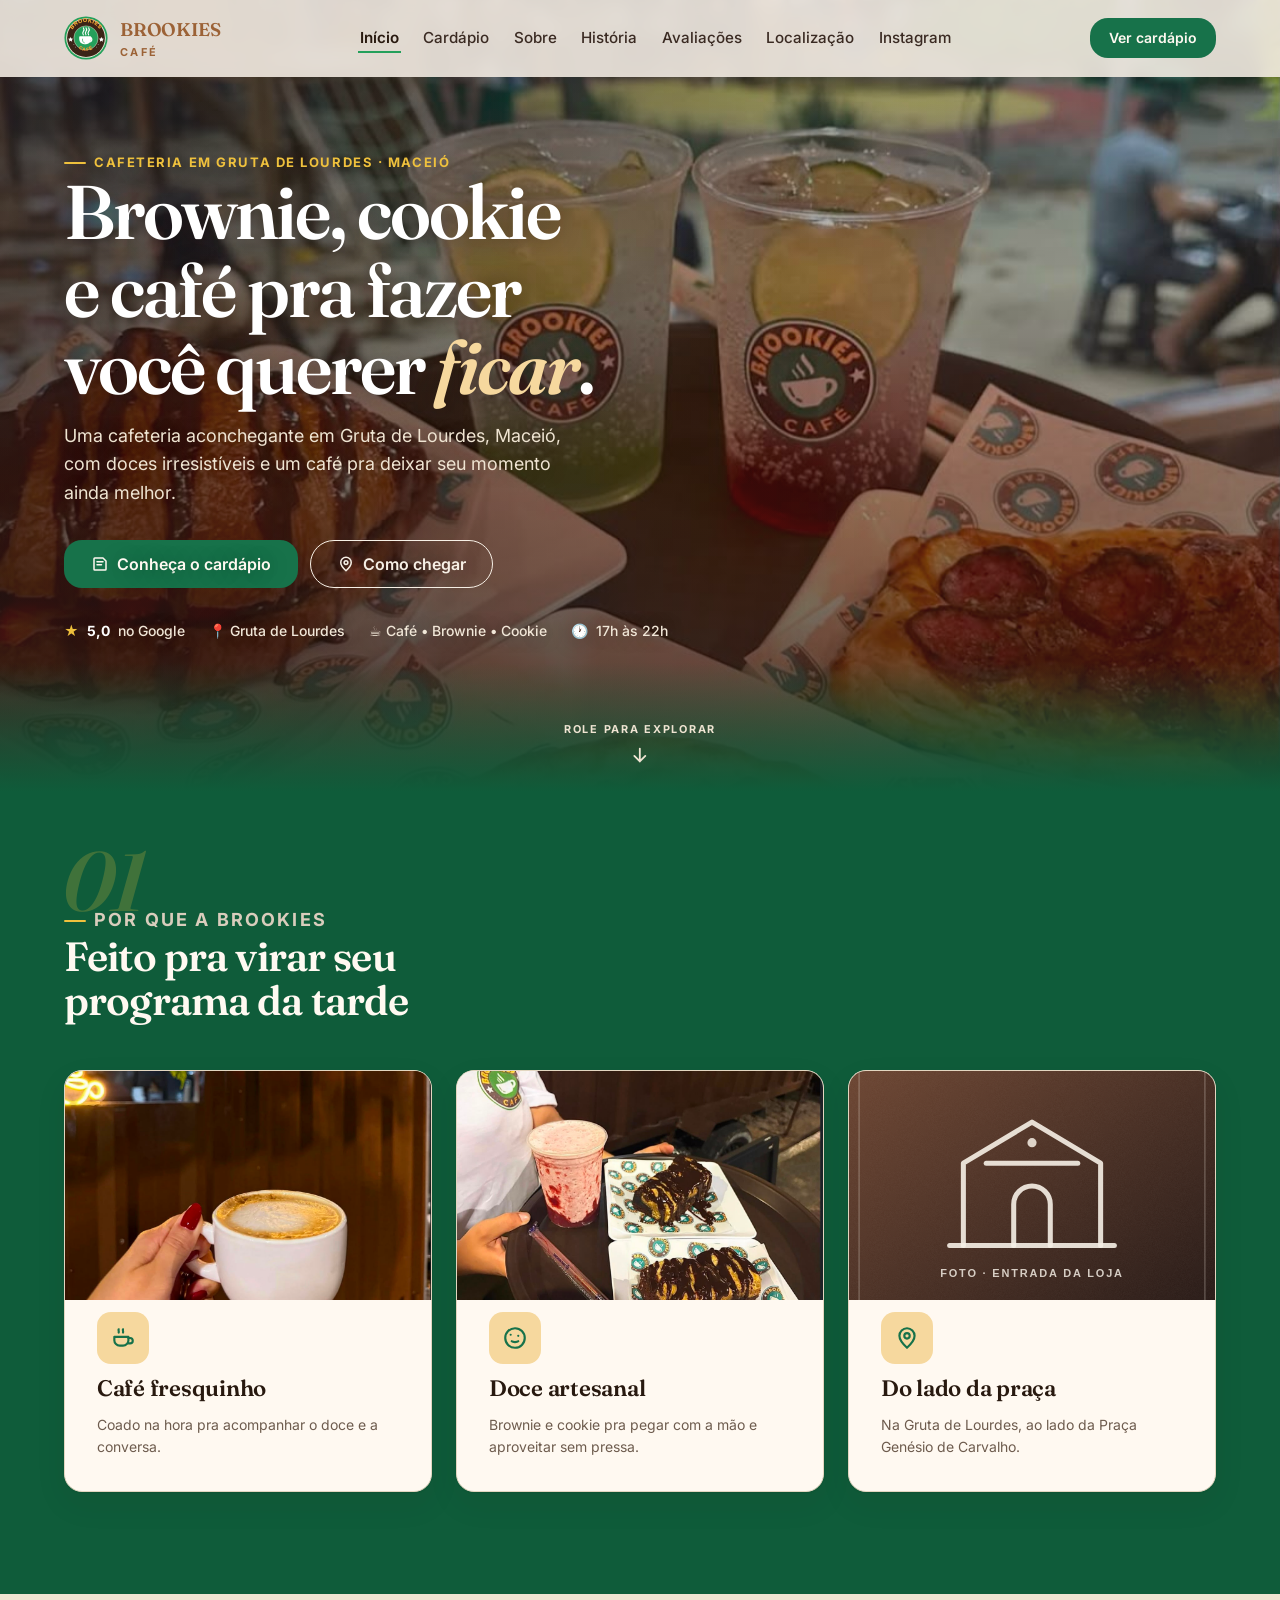
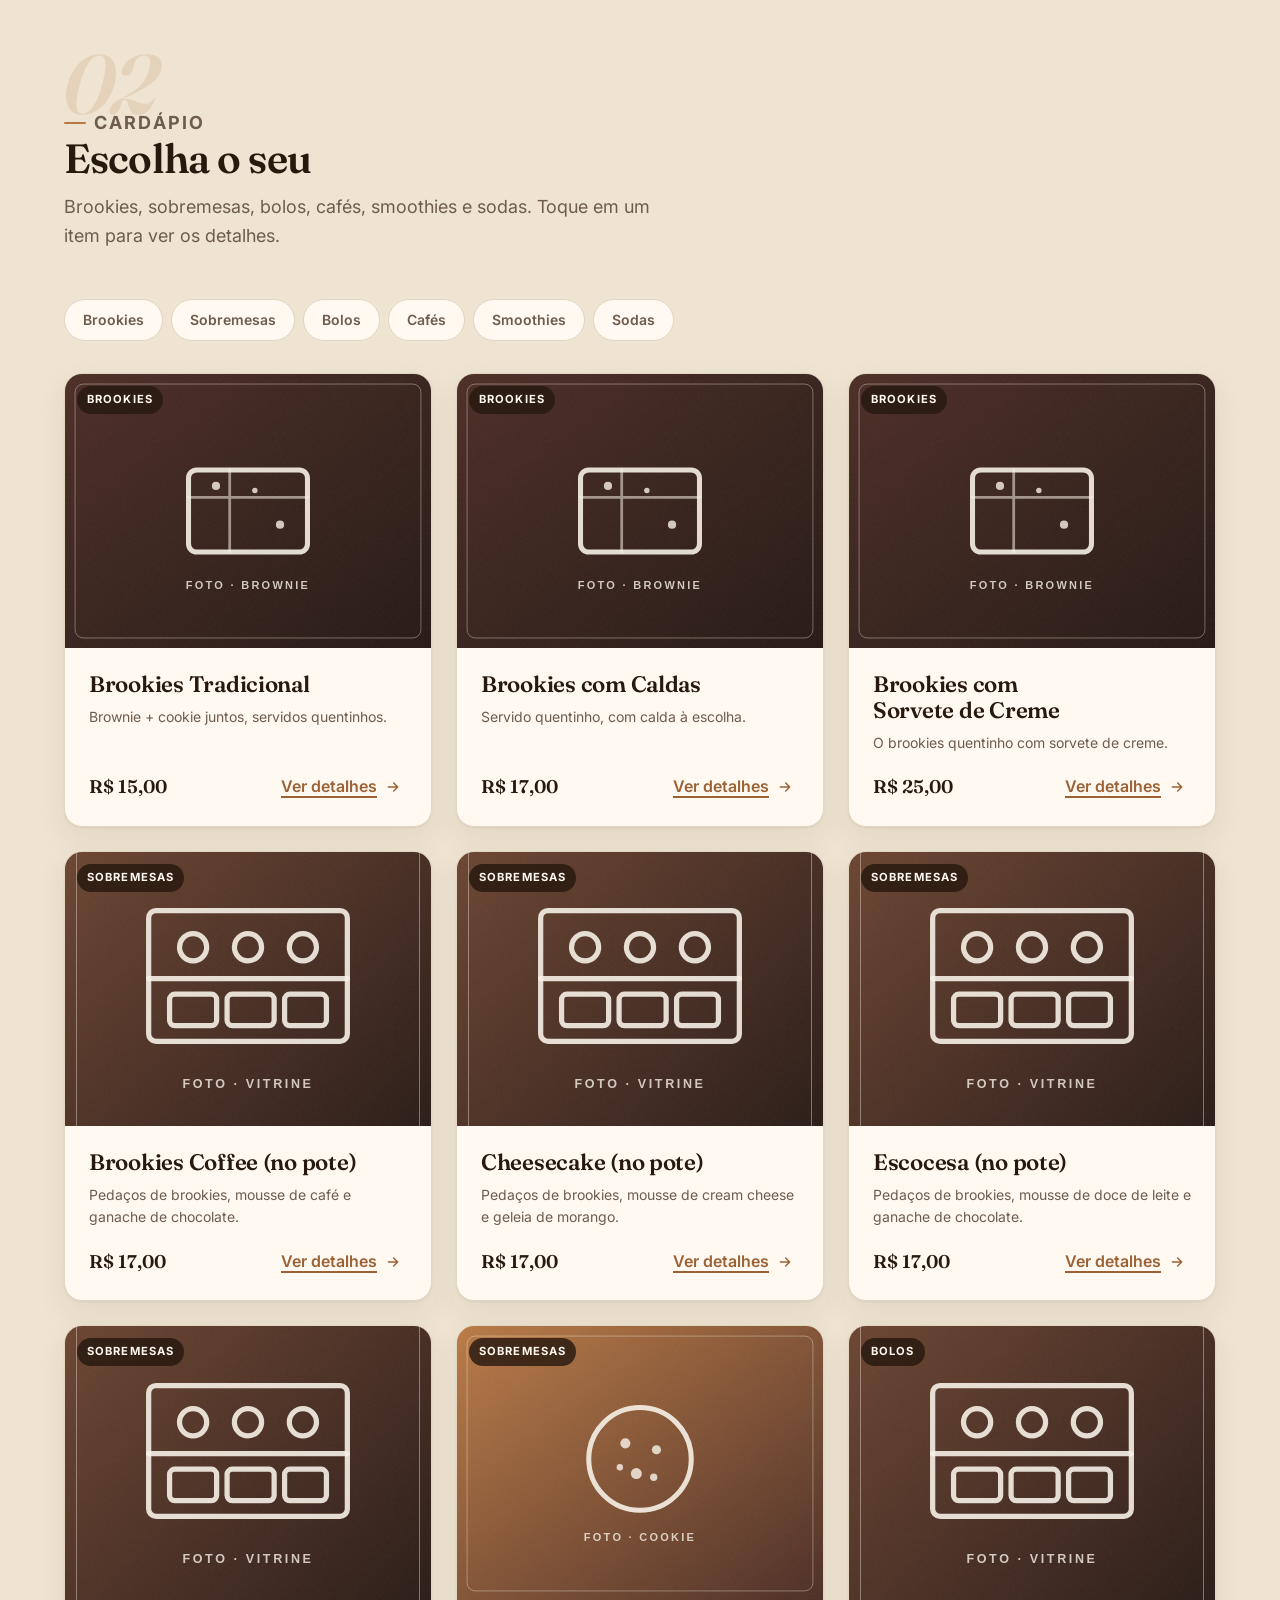
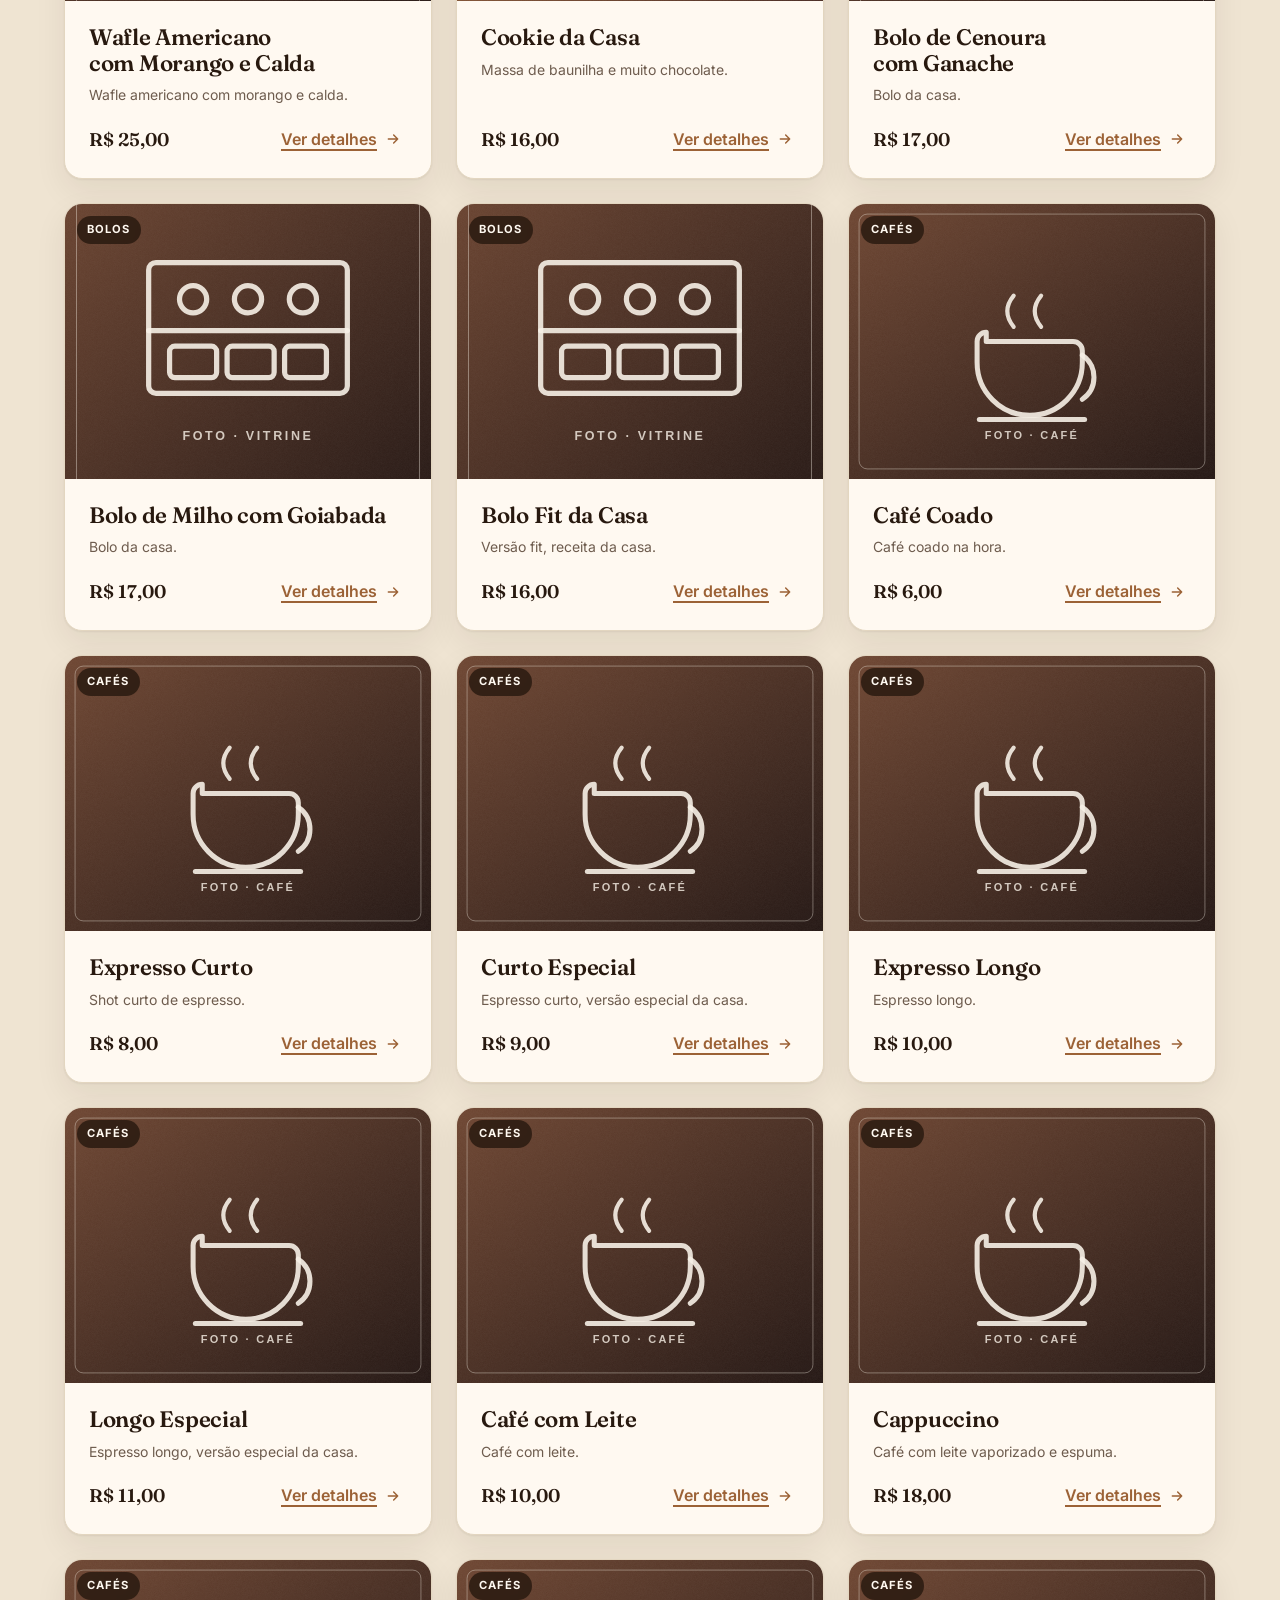
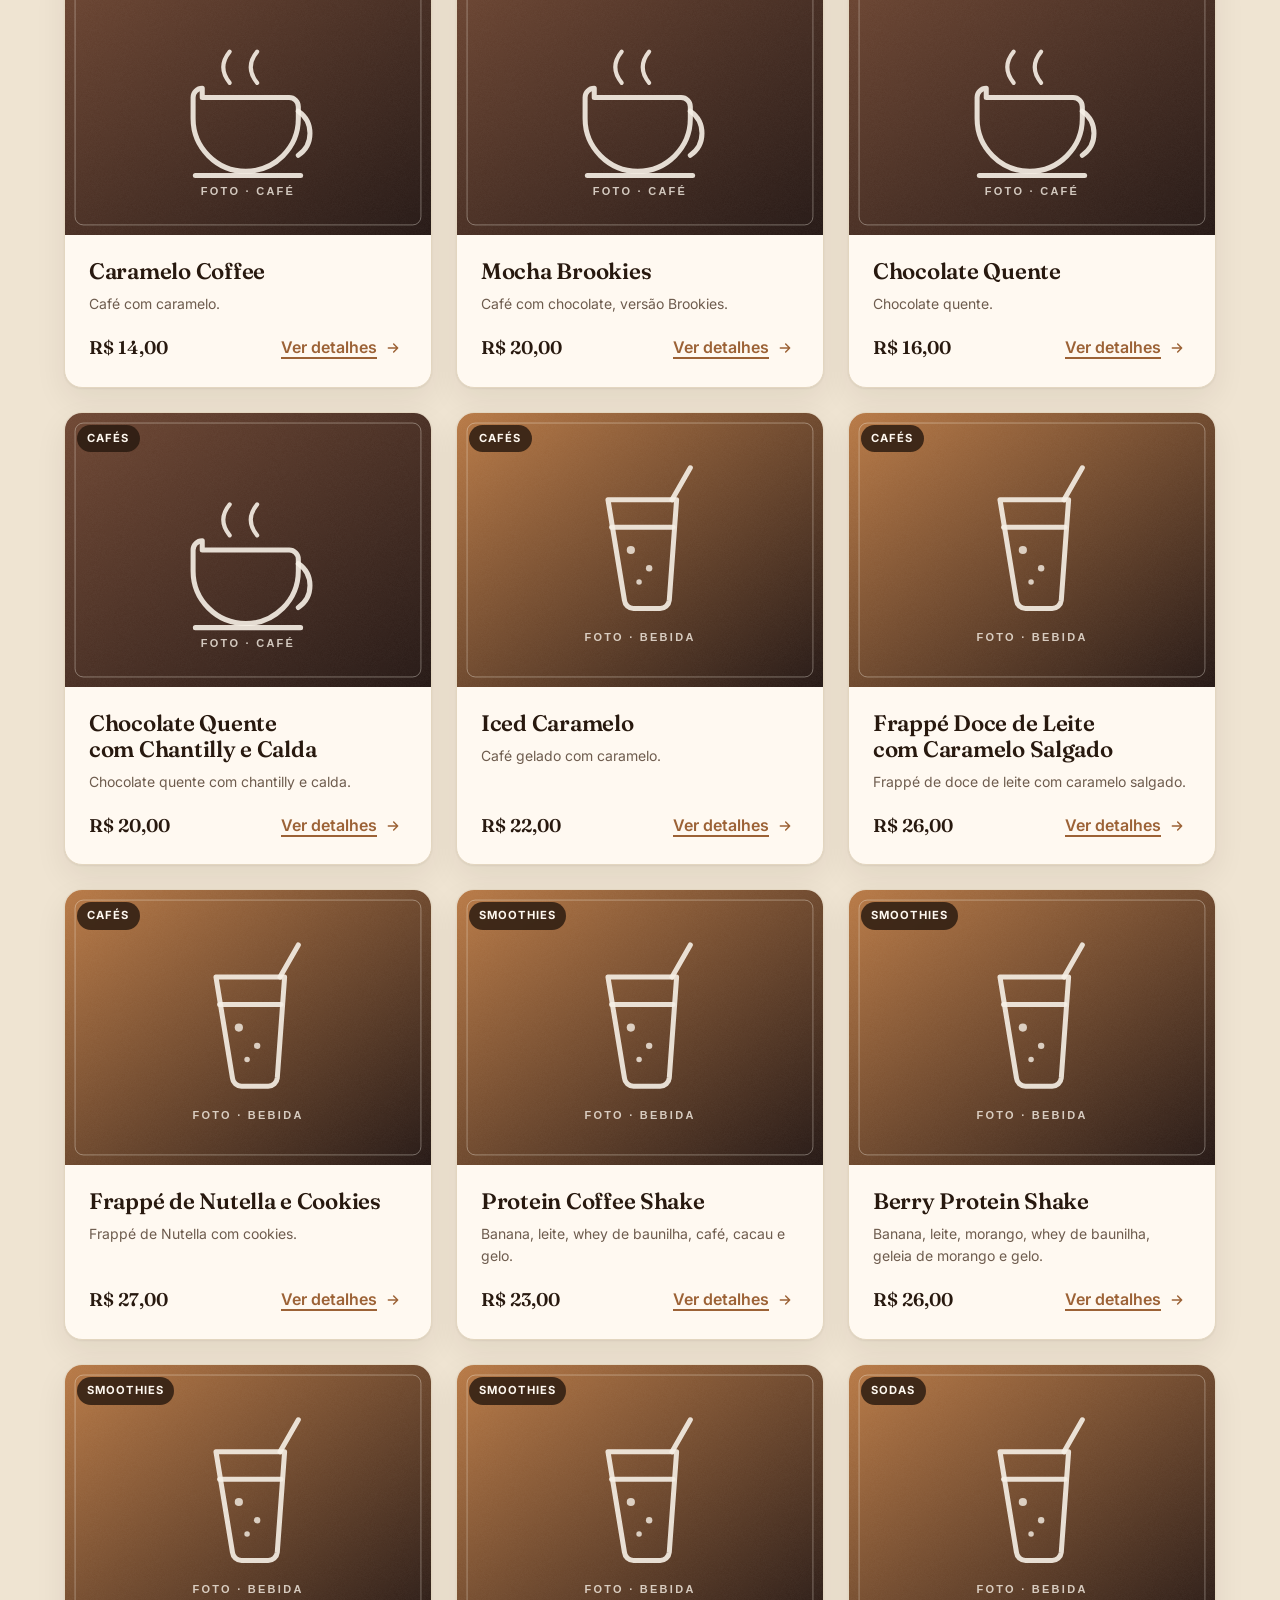
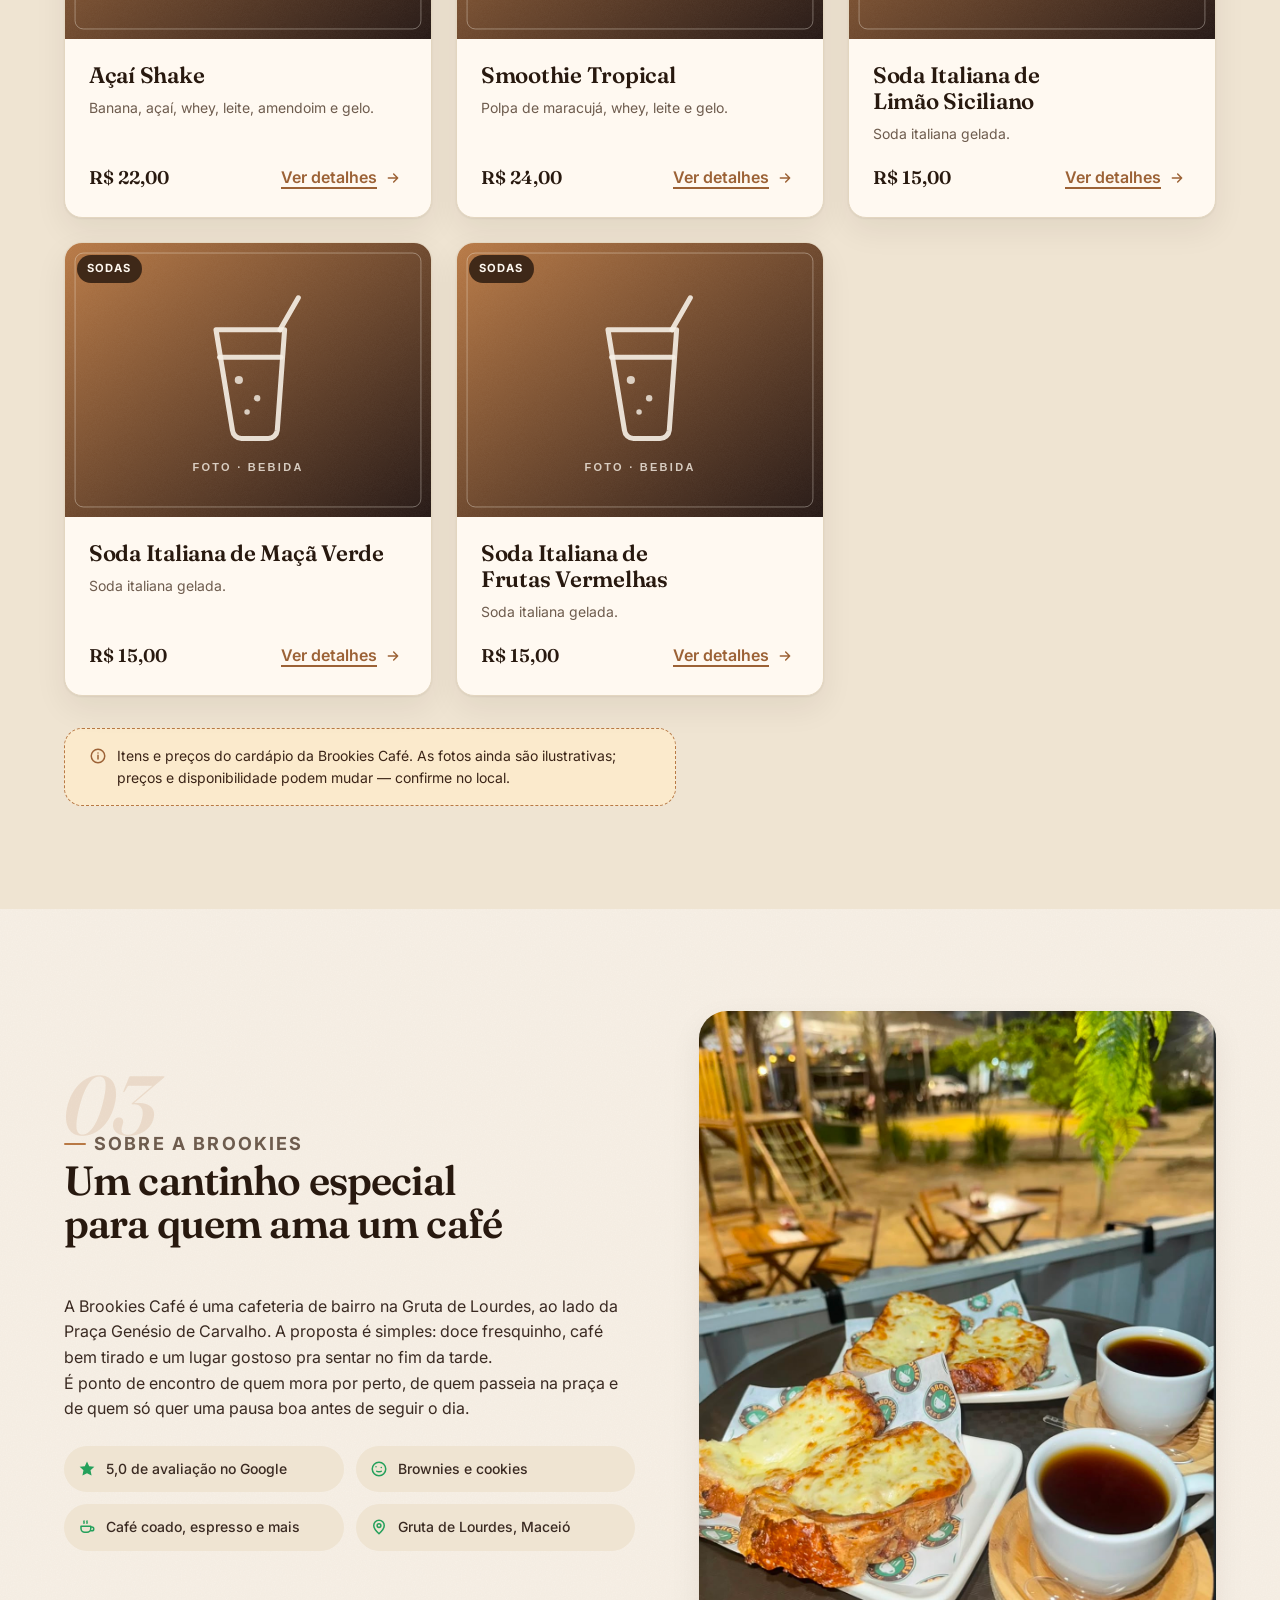
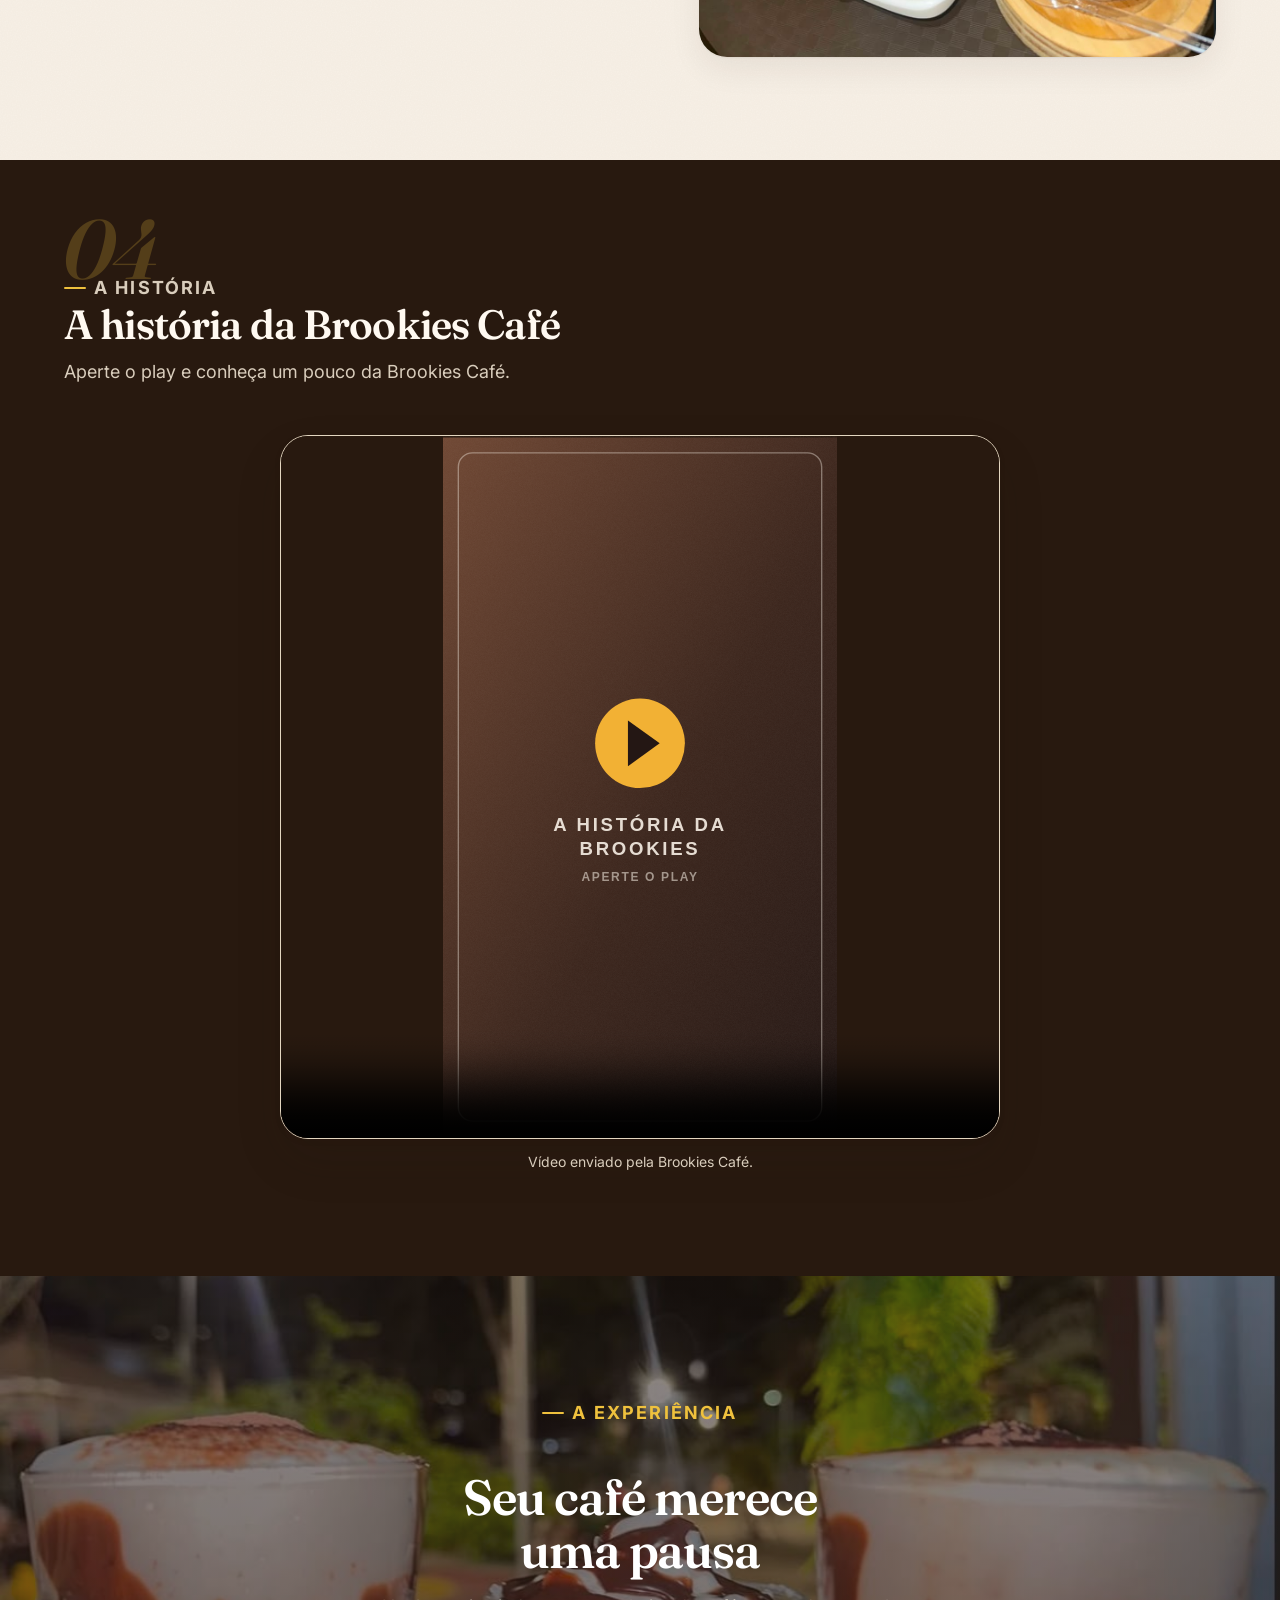
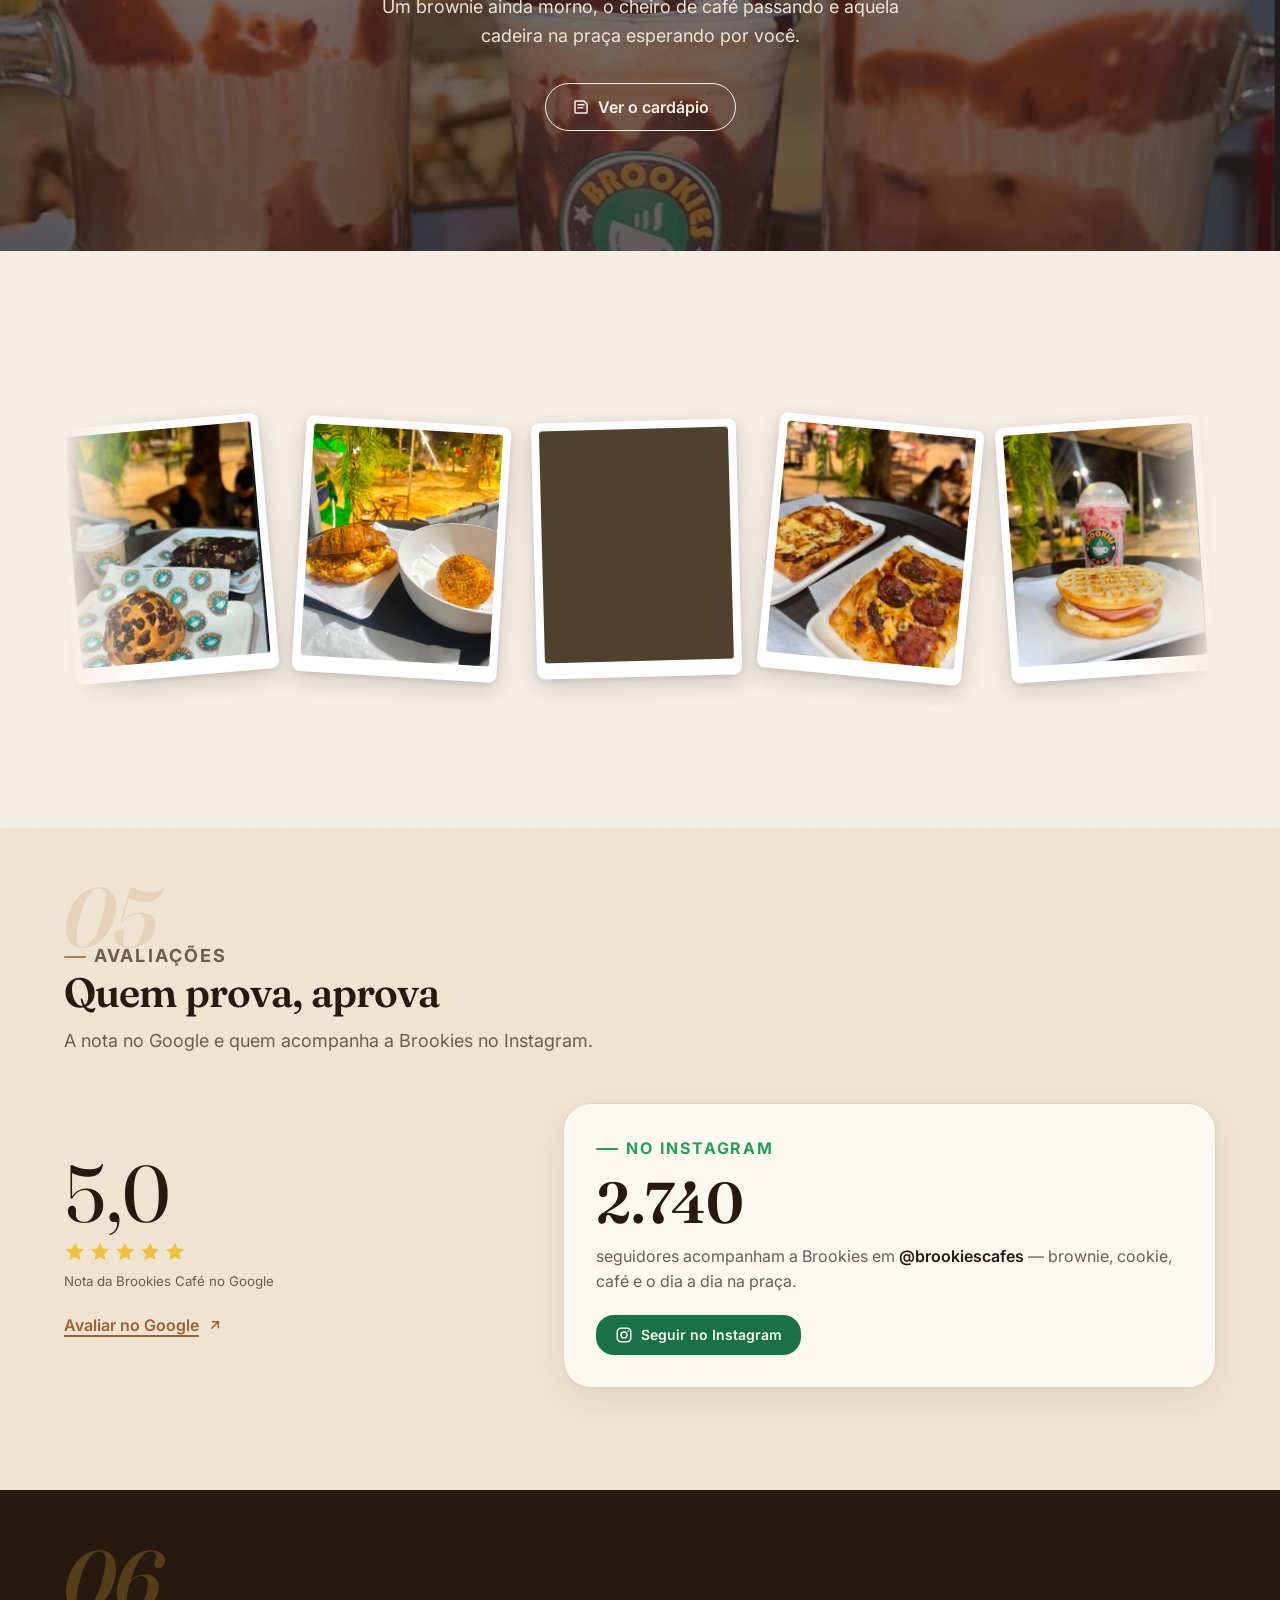
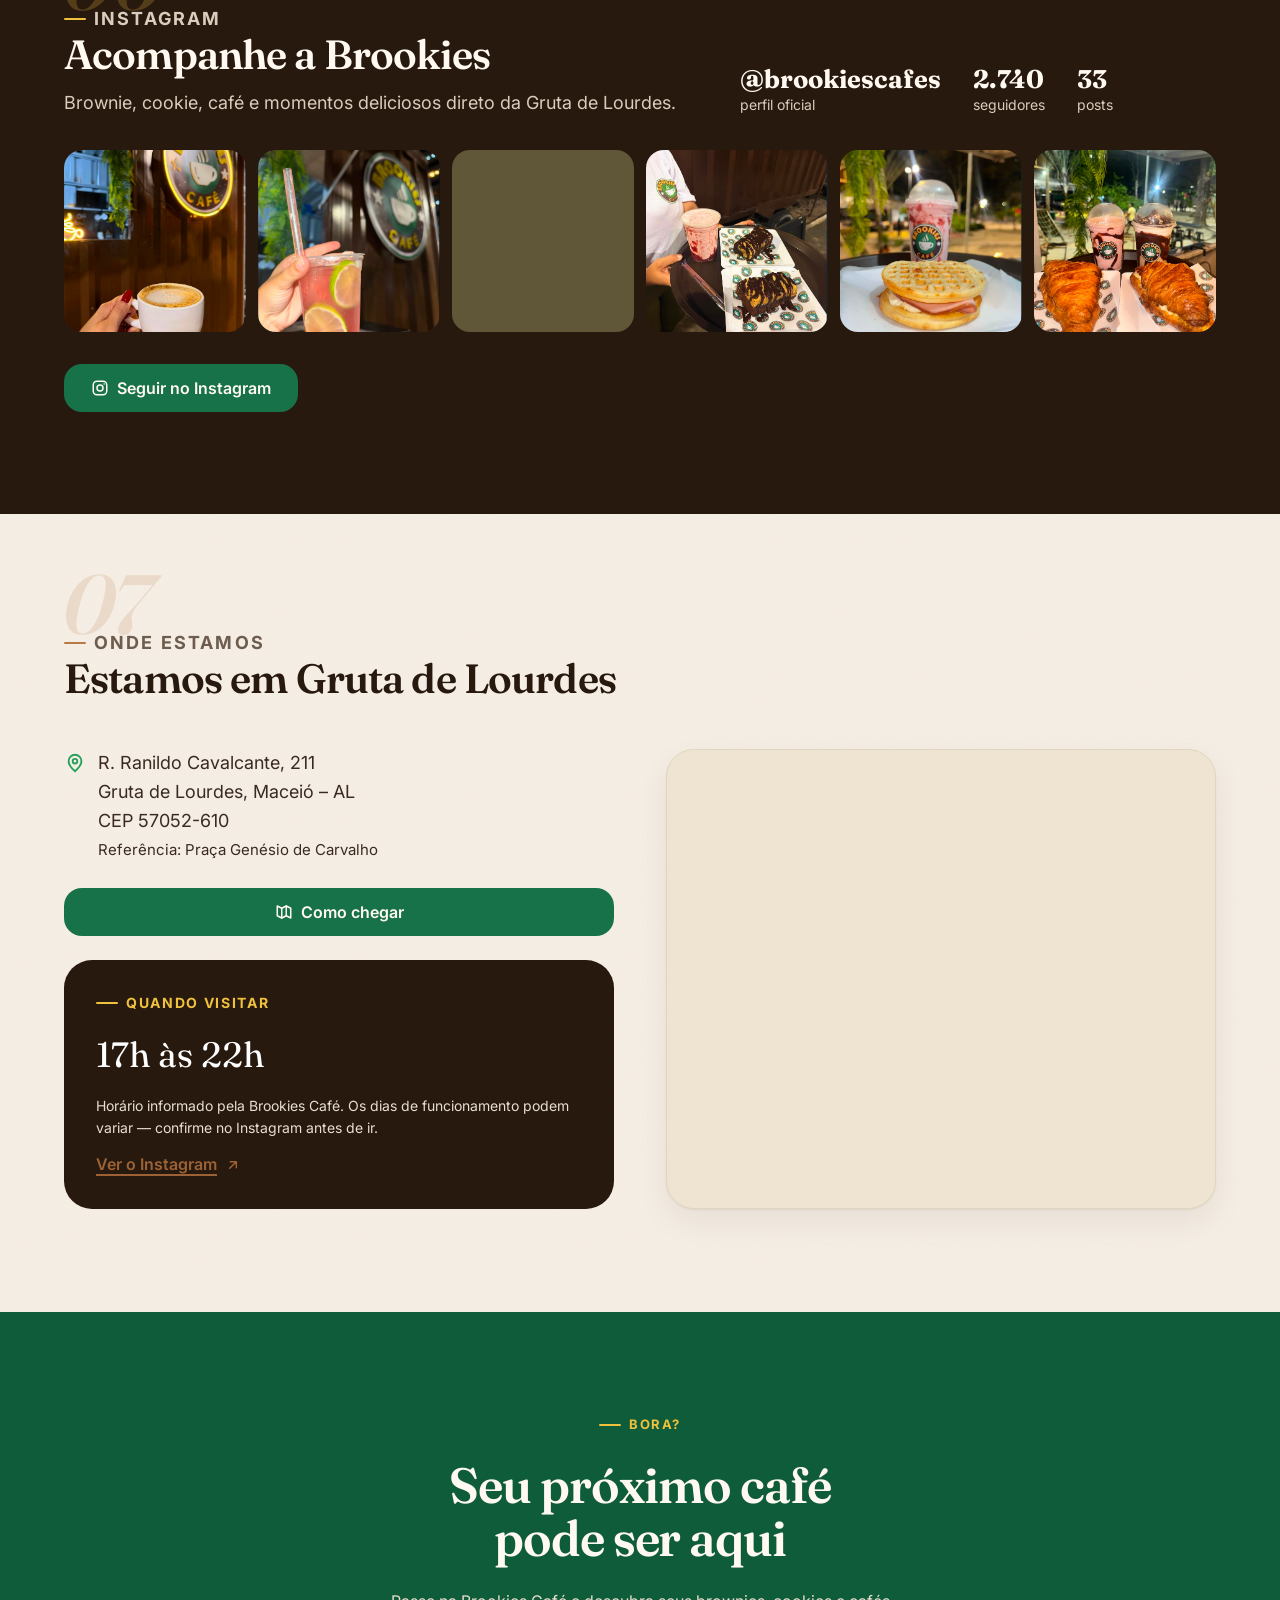
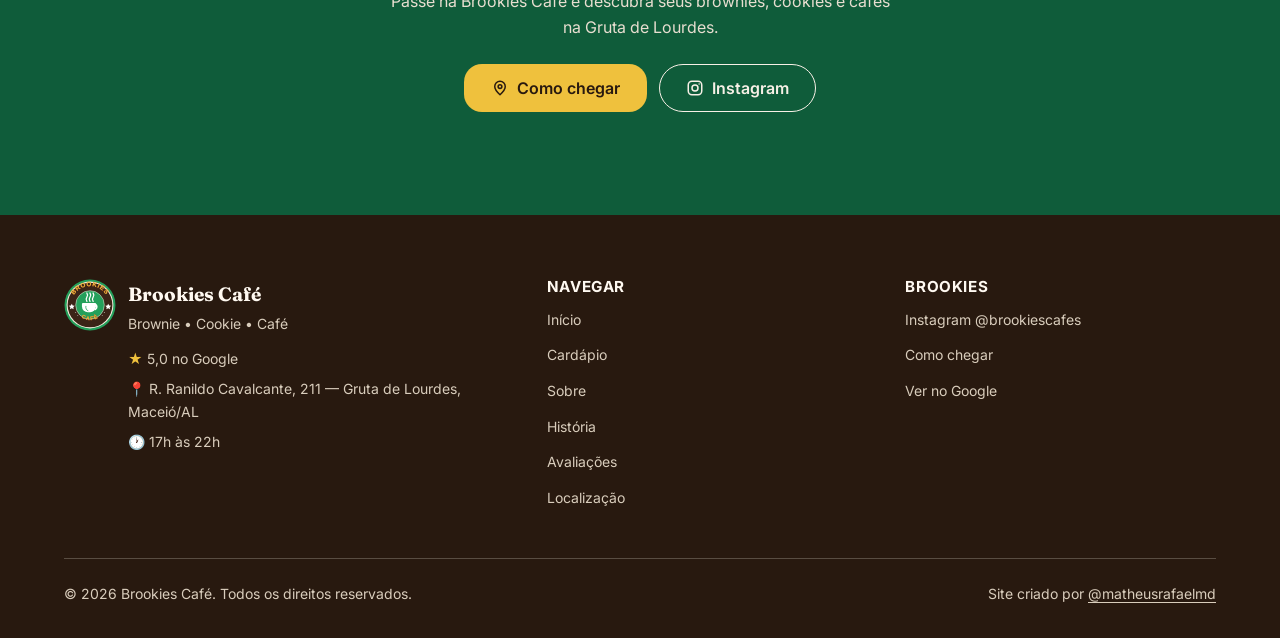
<file: index.html>
<!DOCTYPE html>
<html lang="pt-BR">
<head>
<meta charset="UTF-8">
<meta name="viewport" content="width=device-width, initial-scale=1">
<title>Brookies Café | Brownie, Cookie e Café em Maceió</title>
<meta name="description" content="Conheça a Brookies Café, em Gruta de Lourdes, Maceió. Brownies, cookies e cafés para deixar seu momento ainda mais especial.">
<meta name="theme-color" content="#F7F0E6">
<!-- TODO: ajustar canonical, og:image, twitter:image e as URLs do JSON-LD para o domínio final quando ele existir. -->
<link rel="canonical" href="https://brookiescafe.com.br/">
<link rel="icon" href="/favicon.svg" type="image/svg+xml">
<link rel="icon" href="/favicon.ico" sizes="32x32">
<link rel="apple-touch-icon" href="/icon-180.png">
<link rel="manifest" href="/site.webmanifest">

<meta property="og:type" content="business.business">
<meta property="og:title" content="Brookies Café | Brownie, Cookie e Café em Maceió">
<meta property="og:description" content="Uma cafeteria aconchegante em Gruta de Lourdes, Maceió. Brownies, cookies e cafés artesanais das 17h às 22h.">
<meta property="og:locale" content="pt_BR">
<meta property="og:image" content="assets/img/og.svg">
<meta name="twitter:card" content="summary_large_image">
<meta name="twitter:title" content="Brookies Café | Brownie, Cookie e Café em Maceió">
<meta name="twitter:description" content="Cafeteria aconchegante em Gruta de Lourdes, Maceió. Brownies, cookies e cafés das 17h às 22h.">
<meta name="twitter:image" content="assets/img/og.svg">

<link rel="preconnect" href="https://fonts.googleapis.com">
<link rel="preconnect" href="https://fonts.gstatic.com" crossorigin>
<link rel="stylesheet" href="https://fonts.googleapis.com/css2?family=Fraunces:ital,opsz,wght@0,9..144,400;0,9..144,500;0,9..144,600;1,9..144,500&family=Inter:wght@400;500;600;700&display=swap">
<link rel="preload" as="image" href="assets/img/fotos/foto-25.jpg" fetchpriority="high">
<link rel="stylesheet" href="assets/css/styles.css">

<script type="application/ld+json">
{
  "@context": "https://schema.org",
  "@type": "CafeOrCoffeeShop",
  "name": "Brookies Café",
  "description": "Cafeteria em Gruta de Lourdes, Maceió, especializada em brownies, cookies e café.",
  "image": "https://brookiescafe.com.br/assets/img/og.svg",
  "servesCuisine": ["Café", "Sobremesas", "Brownie", "Cookie"],
  "priceRange": "R$ 6–27",
  "address": {
    "@type": "PostalAddress",
    "streetAddress": "R. Ranildo Cavalcante, 211",
    "addressLocality": "Maceió",
    "addressRegion": "AL",
    "postalCode": "57052-610",
    "addressCountry": "BR"
  },
  "areaServed": "Gruta de Lourdes, Maceió - AL",
  "sameAs": ["https://www.instagram.com/brookiescafes/"],
  "hasMenu": "https://brookiescafe.com.br/#cardapio"
}
</script>

<script src="assets/js/data.js" defer></script>
<script src="assets/js/main.js" defer></script>
</head>
<body>
<a class="skip-link" href="#conteudo">Pular para o conteúdo</a>

<header class="site-header">
  <div class="container header-inner">
    <a class="brand" href="#inicio" aria-label="Brookies Café — início">
      <img src="assets/img/logo.svg" alt="" width="44" height="44">
      <span class="brand-text"><b>Brookies</b><span>Café</span></span>
    </a>

    <nav class="nav" id="primary-nav" aria-label="Navegação principal">
      <ul class="nav__list">
        <li><a class="nav__link is-active" href="#inicio">Início</a></li>
        <li><a class="nav__link" href="#cardapio">Cardápio</a></li>
        <li><a class="nav__link" href="#sobre">Sobre</a></li>
        <li><a class="nav__link" href="#historia">História</a></li>
        <li><a class="nav__link" href="#avaliacoes">Avaliações</a></li>
        <li><a class="nav__link" href="#localizacao">Localização</a></li>
        <li><a class="nav__link" href="https://www.instagram.com/brookiescafes/" target="_blank" rel="noopener" data-href="instagram">Instagram</a></li>
      </ul>
    </nav>

    <div class="header-actions">
      <a class="btn btn--primary btn--sm" href="#cardapio">Ver cardápio</a>
      <button class="nav-toggle" type="button" aria-expanded="false" aria-controls="primary-nav" aria-label="Abrir menu">
        <svg class="icon-open" viewBox="0 0 24 24" fill="none" stroke="currentColor" stroke-width="2.2" stroke-linecap="round" aria-hidden="true"><path d="M3 6h18M3 12h18M3 18h18"/></svg>
        <svg class="icon-close" viewBox="0 0 24 24" fill="none" stroke="currentColor" stroke-width="2.2" stroke-linecap="round" aria-hidden="true"><path d="M6 6l12 12M18 6L6 18"/></svg>
      </button>
    </div>
  </div>
</header>

<main id="conteudo">

  <!-- ================= HERO (vídeo de abertura) ================= -->
  <section class="hero" id="inicio" aria-labelledby="hero-title">
    <div class="hero__bg">
      <!-- Vídeo apenas decorativo. Poster/fallback = foto real; se o vídeo não tocar, fica o poster + o fundo do .hero__bg. -->
      <video class="hero__video" autoplay muted loop playsinline preload="metadata"
             poster="assets/img/fotos/foto-25.jpg" aria-hidden="true" tabindex="-1">
        <source src="assets/video/hero-brookies.mp4" type="video/mp4">
      </video>
      <div class="hero__overlay" aria-hidden="true"></div>
    </div>

    <div class="container hero__inner">
      <div class="hero__content">
        <p class="eyebrow reveal">Cafeteria em Gruta de Lourdes · Maceió</p>
        <h1 class="hero__title reveal" id="hero-title">Brownie, cookie e café pra fazer você querer <span class="u-serif-italic">ficar</span>.</h1>
        <p class="hero__lead reveal">Uma cafeteria aconchegante em Gruta de Lourdes, Maceió, com doces irresistíveis e um café pra deixar seu momento ainda melhor.</p>
        <div class="hero__cta reveal">
          <a class="btn btn--primary" href="#cardapio">
            <svg viewBox="0 0 24 24" fill="none" stroke="currentColor" stroke-width="2" stroke-linecap="round" stroke-linejoin="round" aria-hidden="true"><path d="M4 19V5a1 1 0 0 1 1-1h11l4 4v11a1 1 0 0 1-1 1H5a1 1 0 0 1-1-1Z"/><path d="M8 9h8M8 13h6"/></svg>
            Conheça o cardápio
          </a>
          <a class="btn btn--ghost-light" href="#localizacao" data-href="maps-dir">
            <svg viewBox="0 0 24 24" fill="none" stroke="currentColor" stroke-width="2" stroke-linecap="round" stroke-linejoin="round" aria-hidden="true"><path d="M12 21s-7-6.3-7-11a7 7 0 0 1 14 0c0 4.7-7 11-7 11Z"/><circle cx="12" cy="10" r="2.5"/></svg>
            Como chegar
          </a>
        </div>
        <ul class="facts reveal">
          <li><span class="star" aria-hidden="true">★</span> <b>5,0</b> no Google</li>
          <li>📍 Gruta de Lourdes</li>
          <li>☕ Café • Brownie • Cookie</li>
          <li>🕐 <span data-fill="horario">17h às 22h</span></li>
        </ul>
      </div>
    </div>

    <a class="hero__scroll" href="#por-que" aria-label="Rolar para explorar o site">
      <span>Role para explorar</span>
      <svg viewBox="0 0 24 24" fill="none" stroke="currentColor" stroke-width="2" stroke-linecap="round" stroke-linejoin="round" aria-hidden="true"><path d="M12 5v14M6 13l6 6 6-6"/></svg>
    </a>
  </section>

  <!-- ================= POR QUE A BROOKIES ================= -->
  <section class="section section--verde" id="por-que" aria-labelledby="porque-title">
    <div class="container">
      <div class="section-head">
        <p class="eyebrow">Por que a Brookies</p>
        <h2 id="porque-title">Feito pra virar seu programa da tarde</h2>
      </div>
      <ul class="feature-trio">
        <li class="feature-card reveal">
          <div class="feature-card__media">
            <img class="photo" src="assets/img/fotos/foto-01.jpg" alt="Cappuccino recém-tirado da Brookies Café" width="1170" height="1534" loading="lazy" decoding="async" style="object-position: center 82%; background-color:#5b442d">
          </div>
          <span class="feature-card__icon" aria-hidden="true">
            <svg viewBox="0 0 24 24" fill="none" stroke="currentColor" stroke-width="2" stroke-linecap="round" stroke-linejoin="round"><path d="M4 11h13v3a5 5 0 0 1-5 5H9a5 5 0 0 1-5-5Z"/><path d="M17 12h1.5a2.5 2.5 0 0 1 0 5H17M8 4c-.5 1 .5 2 0 3M12 4c-.5 1 .5 2 0 3"/></svg>
          </span>
          <h3>Café fresquinho</h3>
          <p>Coado na hora pra acompanhar o doce e a conversa.</p>
        </li>
        <li class="feature-card reveal">
          <div class="feature-card__media">
            <img class="photo" src="assets/img/fotos/foto-06.jpg" alt="Fatias de brownie com calda de chocolate da Brookies Café" width="1170" height="1556" loading="lazy" decoding="async" style="background-color:#59473a">
          </div>
          <span class="feature-card__icon" aria-hidden="true">
            <svg viewBox="0 0 24 24" fill="none" stroke="currentColor" stroke-width="2" stroke-linecap="round" stroke-linejoin="round"><circle cx="12" cy="12" r="9"/><path d="M8 9h.01M15 10h.01M9 15c1 1 5 1 6 0"/></svg>
          </span>
          <h3>Doce artesanal</h3>
          <p>Brownie e cookie pra pegar com a mão e aproveitar sem pressa.</p>
        </li>
        <li class="feature-card reveal">
          <div class="feature-card__media">
            <!-- TROCAR pela foto real da entrada da loja quando o proprietário enviar -->
            <img src="assets/img/ph-entrada.svg" alt="Entrada da Brookies Café (foto a adicionar)" width="800" height="600" loading="lazy" decoding="async">
          </div>
          <span class="feature-card__icon" aria-hidden="true">
            <svg viewBox="0 0 24 24" fill="none" stroke="currentColor" stroke-width="2" stroke-linecap="round" stroke-linejoin="round"><path d="M12 21s-7-6.3-7-11a7 7 0 0 1 14 0c0 4.7-7 11-7 11Z"/><circle cx="12" cy="10" r="2.5"/></svg>
          </span>
          <h3>Do lado da praça</h3>
          <p>Na Gruta de Lourdes, ao lado da Praça Genésio de Carvalho.</p>
        </li>
      </ul>
    </div>
  </section>

  <!-- ================= CARDÁPIO ================= -->
  <section class="section section--tint" id="cardapio" aria-labelledby="cardapio-title">
    <div class="container">
      <div class="section-head">
        <p class="eyebrow">Cardápio</p>
        <h2 id="cardapio-title">Escolha o seu</h2>
        <p>Brookies, sobremesas, bolos, cafés, smoothies e sodas. Toque em um item para ver os detalhes.</p>
      </div>

      <div class="filters" role="group" aria-label="Filtrar cardápio por categoria">
        <button class="filter" type="button" data-filter="brookies" aria-pressed="false">Brookies</button>
        <button class="filter" type="button" data-filter="sobremesas" aria-pressed="false">Sobremesas</button>
        <button class="filter" type="button" data-filter="bolos" aria-pressed="false">Bolos</button>
        <button class="filter" type="button" data-filter="cafes" aria-pressed="false">Cafés</button>
        <button class="filter" type="button" data-filter="smoothies" aria-pressed="false">Smoothies</button>
        <button class="filter" type="button" data-filter="sodas" aria-pressed="false">Sodas</button>
      </div>

      <div class="card-grid" id="menu-grid"><!-- cards via JS --></div>
      <p class="menu-empty" id="menu-empty" hidden>Nenhum item nesta categoria por enquanto.</p>

      <p class="menu-note">
        <svg viewBox="0 0 24 24" fill="none" stroke="currentColor" stroke-width="2" stroke-linecap="round" aria-hidden="true"><circle cx="12" cy="12" r="9"/><path d="M12 11v5M12 8h.01"/></svg>
        <span>Itens e preços do cardápio da Brookies Café. As fotos ainda são ilustrativas; preços e disponibilidade podem mudar — confirme no local.</span>
      </p>
    </div>
  </section>

  <!-- ================= SOBRE ================= -->
  <section class="section" id="sobre" aria-labelledby="sobre-title">
    <div class="container about">
      <div class="about__text">
        <div class="section-head">
          <p class="eyebrow">Sobre a Brookies</p>
          <h2 id="sobre-title">Um cantinho especial para quem ama um café</h2>
        </div>
        <p>A Brookies Café é uma cafeteria de bairro na Gruta de Lourdes, ao lado da Praça Genésio de Carvalho. A proposta é simples: doce fresquinho, café bem tirado e um lugar gostoso pra sentar no fim da tarde.</p>
        <p>É ponto de encontro de quem mora por perto, de quem passeia na praça e de quem só quer uma pausa boa antes de seguir o dia.</p>
        <ul class="about__highlights">
          <li>
            <svg viewBox="0 0 24 24" fill="currentColor" aria-hidden="true"><path d="M12 2l2.9 6.3 6.9.8-5.1 4.7 1.4 6.8L12 17.8 5.9 20.6l1.4-6.8L2.2 9.1l6.9-.8z"/></svg>
            5,0 de avaliação no Google
          </li>
          <li>
            <svg viewBox="0 0 24 24" fill="none" stroke="currentColor" stroke-width="2" stroke-linecap="round" stroke-linejoin="round" aria-hidden="true"><circle cx="12" cy="12" r="9"/><path d="M8 9h.01M15 10h.01M9 15c1 1 5 1 6 0"/></svg>
            Brownies e cookies
          </li>
          <li>
            <svg viewBox="0 0 24 24" fill="none" stroke="currentColor" stroke-width="2" stroke-linecap="round" stroke-linejoin="round" aria-hidden="true"><path d="M4 11h13v3a5 5 0 0 1-5 5H9a5 5 0 0 1-5-5Z"/><path d="M17 12h1.5a2.5 2.5 0 0 1 0 5H17M8 4c-.5 1 .5 2 0 3M12 4c-.5 1 .5 2 0 3"/></svg>
            Café coado, espresso e mais
          </li>
          <li>
            <svg viewBox="0 0 24 24" fill="none" stroke="currentColor" stroke-width="2" stroke-linecap="round" stroke-linejoin="round" aria-hidden="true"><path d="M12 21s-7-6.3-7-11a7 7 0 0 1 14 0c0 4.7-7 11-7 11Z"/><circle cx="12" cy="10" r="2.5"/></svg>
            Gruta de Lourdes, Maceió
          </li>
        </ul>
      </div>
      <figure class="about__media">
        <img class="photo" src="assets/img/fotos/foto-18.jpg" alt="Toasts de queijo e cafés na Brookies Café, com a área ao ar livre da Praça Genésio de Carvalho ao fundo" width="1160" height="1600" loading="lazy" decoding="async" style="background-color:#7d6c47">
      </figure>
    </div>
  </section>

  <!-- ================= HISTÓRIA ================= -->
  <section class="section section--dark" id="historia" aria-labelledby="historia-title">
    <div class="container">
      <div class="section-head">
        <p class="eyebrow">A história</p>
        <h2 id="historia-title">A história da Brookies Café</h2>
        <p>Aperte o play e conheça um pouco da Brookies Café.</p>
      </div>
      <figure class="video-figure reveal">
        <div class="video-embed">
          <video controls preload="none" playsinline poster="assets/img/ph-historia.svg">
            <source src="assets/video/historia-brookies.mp4" type="video/mp4">
            <p>Seu navegador não consegue reproduzir este vídeo.
              <a href="assets/video/historia-brookies.mp4">Baixe o arquivo</a>.</p>
          </video>
        </div>
        <figcaption>Vídeo enviado pela Brookies Café.</figcaption>
      </figure>
    </div>
  </section>

  <!-- ================= EXPERIÊNCIA ================= -->
  <section id="experiencia" aria-labelledby="exp-title">
    <!-- Faixa full-bleed: foto real da Brookies. Manter o gradiente de overlay >= 45% para o texto branco ler bem. -->
    <div class="fullbleed-band" style="background-color:#685949; background-image: linear-gradient(180deg, rgba(36,23,20,.5), rgba(36,23,20,.68)), url('assets/img/fotos/foto-05.jpg')">
      <div class="container fullbleed-band__inner">
        <p class="eyebrow">A experiência</p>
        <h2 id="exp-title">Seu café merece uma pausa</h2>
        <p>Um brownie ainda morno, o cheiro de café passando e aquela cadeira na praça esperando por você.</p>
        <a class="btn btn--ghost-light" href="#cardapio">
          <svg viewBox="0 0 24 24" fill="none" stroke="currentColor" stroke-width="2" stroke-linecap="round" stroke-linejoin="round" aria-hidden="true"><path d="M4 19V5a1 1 0 0 1 1-1h11l4 4v11a1 1 0 0 1-1 1H5a1 1 0 0 1-1-1Z"/><path d="M8 9h8M8 13h6"/></svg>
          Ver o cardápio
        </a>
      </div>
    </div>
    <div class="section container">
      <!-- Galeria "fotos espalhadas": faixa em rolagem contínua (marquee) no desktop/tablet.
           No mobile e com prefers-reduced-motion vira tira horizontal com swipe manual.
           O 2º <ul> (cópia decorativa, aria-hidden) é injetado por main.js p/ o loop sem emenda. -->
      <div class="scatter-marquee">
        <div class="scatter-marquee__track">
          <ul class="scatter-gallery" aria-label="Fotos da Brookies Café">
            <li class="scatter-gallery__item" style="--rot:-5deg">
              <img class="photo" src="assets/img/fotos/foto-12.jpg" alt="Pão com gotas de chocolate, brownie com calda e café da Brookies Café ao entardecer" width="1170" height="1487" loading="lazy" decoding="async" style="background-color:#71674d">
            </li>
            <li class="scatter-gallery__item" style="--rot:3.5deg">
              <img class="photo" src="assets/img/fotos/foto-15.jpg" alt="Croissant de frango com catupiry e coxinha crocante da Brookies Café" width="1140" height="1550" loading="lazy" decoding="async" style="background-color:#8b7844">
            </li>
            <li class="scatter-gallery__item" style="--rot:-1.5deg">
              <img class="photo" src="assets/img/fotos/foto-24.jpg" alt="Waffle recheado, pizza croissant e sodas italianas na mesa da Brookies Café" width="1170" height="1531" loading="lazy" decoding="async" style="background-color:#50402c">
            </li>
            <li class="scatter-gallery__item" style="--rot:5.5deg">
              <img class="photo" src="assets/img/fotos/foto-08.jpg" alt="Pães salgados no balcão da Brookies Café, com a praça ao fundo" width="1170" height="1157" loading="lazy" decoding="async" style="background-color:#826443">
            </li>
            <li class="scatter-gallery__item" style="--rot:-4deg">
              <img class="photo" src="assets/img/fotos/foto-13.jpg" alt="Waffle de presunto e queijo com milkshake de morango da Brookies Café" width="1170" height="1522" loading="lazy" decoding="async" style="background-color:#7c6c4b">
            </li>
            <li class="scatter-gallery__item" style="--rot:4.5deg">
              <img class="photo" src="assets/img/fotos/foto-02.jpg" alt="Toasts caprese e café dalgona da Brookies Café" width="1170" height="1544" loading="lazy" decoding="async" style="background-color:#6b604a">
            </li>
            <li class="scatter-gallery__item" style="--rot:-3deg">
              <img class="photo" src="assets/img/fotos/foto-09.jpg" alt="Croissant com calda de chocolate da Brookies Café, com a praça decorada ao fundo" width="1170" height="1529" loading="lazy" decoding="async" style="background-color:#825b3d">
            </li>
            <li class="scatter-gallery__item" style="--rot:2deg">
              <img class="photo" src="assets/img/fotos/foto-22.jpg" alt="Croissants e milkshakes da Brookies Café numa mesa da praça à noite" width="1170" height="1541" loading="lazy" decoding="async" style="background-color:#6e582f">
            </li>
          </ul>
        </div>
      </div>
    </div>
  </section>

  <!-- ================= AVALIAÇÕES ================= -->
  <section class="section section--tint" id="avaliacoes" aria-labelledby="aval-title">
    <div class="container">
      <div class="section-head">
        <p class="eyebrow">Avaliações</p>
        <h2 id="aval-title">Quem prova, aprova</h2>
        <p>A nota no Google e quem acompanha a Brookies no Instagram.</p>
      </div>
      <div class="reviews">
        <div class="rating-big reveal">
          <span class="num" data-fill="rating">5,0</span>
          <span class="stars" aria-label="5 de 5 estrelas">
            <svg viewBox="0 0 24 24" fill="currentColor" aria-hidden="true"><path d="M12 2l2.9 6.3 6.9.8-5.1 4.7 1.4 6.8L12 17.8 5.9 20.6l1.4-6.8L2.2 9.1l6.9-.8z"/></svg>
            <svg viewBox="0 0 24 24" fill="currentColor" aria-hidden="true"><path d="M12 2l2.9 6.3 6.9.8-5.1 4.7 1.4 6.8L12 17.8 5.9 20.6l1.4-6.8L2.2 9.1l6.9-.8z"/></svg>
            <svg viewBox="0 0 24 24" fill="currentColor" aria-hidden="true"><path d="M12 2l2.9 6.3 6.9.8-5.1 4.7 1.4 6.8L12 17.8 5.9 20.6l1.4-6.8L2.2 9.1l6.9-.8z"/></svg>
            <svg viewBox="0 0 24 24" fill="currentColor" aria-hidden="true"><path d="M12 2l2.9 6.3 6.9.8-5.1 4.7 1.4 6.8L12 17.8 5.9 20.6l1.4-6.8L2.2 9.1l6.9-.8z"/></svg>
            <svg viewBox="0 0 24 24" fill="currentColor" aria-hidden="true"><path d="M12 2l2.9 6.3 6.9.8-5.1 4.7 1.4 6.8L12 17.8 5.9 20.6l1.4-6.8L2.2 9.1l6.9-.8z"/></svg>
          </span>
          <small>Nota da Brookies Café no Google</small>
          <a class="btn-link" href="#localizacao" data-href="maps-search" target="_blank" rel="noopener"><span>Avaliar no Google</span>
            <svg viewBox="0 0 24 24" fill="none" stroke="currentColor" stroke-width="2.2" stroke-linecap="round" stroke-linejoin="round" aria-hidden="true"><path d="M7 17 17 7M8 7h9v9"/></svg>
          </a>
        </div>

        <div class="proof-card reveal">
          <p class="eyebrow">No Instagram</p>
          <span class="proof-card__num" data-fill="ig-seguidores">2.740</span>
          <p>seguidores acompanham a Brookies em <b data-fill="ig-user">@brookiescafes</b> — brownie, cookie, café e o dia a dia na praça.</p>
          <a class="btn btn--primary btn--sm" href="https://www.instagram.com/brookiescafes/" target="_blank" rel="noopener" data-href="instagram">
            <svg viewBox="0 0 24 24" fill="none" stroke="currentColor" stroke-width="2" stroke-linecap="round" aria-hidden="true"><rect x="3" y="3" width="18" height="18" rx="5"/><circle cx="12" cy="12" r="4"/><path d="M17.5 6.5h.01"/></svg>
            Seguir no Instagram
          </a>
        </div>
      </div>
    </div>
  </section>

  <!-- ================= INSTAGRAM ================= -->
  <section class="section section--dark" id="instagram" aria-labelledby="ig-title">
    <div class="container">
      <div class="ig-head">
        <div class="section-head" style="margin-bottom:0">
          <p class="eyebrow">Instagram</p>
          <h2 id="ig-title">Acompanhe a Brookies</h2>
          <p>Brownie, cookie, café e momentos deliciosos direto da Gruta de Lourdes.</p>
        </div>
        <div class="ig-stats">
          <div><b data-fill="ig-user">@brookiescafes</b><span>perfil oficial</span></div>
          <div><b data-fill="ig-seguidores">2.740</b><span>seguidores</span></div>
          <div><b data-fill="ig-posts">33</b><span>posts</span></div>
        </div>
      </div>

      <div class="ig-grid" id="ig-grid"><!-- tiles via JS --></div>

      <p style="margin-top:var(--space-6)">
        <a class="btn btn--primary" href="https://www.instagram.com/brookiescafes/" target="_blank" rel="noopener" data-href="instagram">
          <svg viewBox="0 0 24 24" fill="none" stroke="currentColor" stroke-width="2" stroke-linecap="round" aria-hidden="true"><rect x="3" y="3" width="18" height="18" rx="5"/><circle cx="12" cy="12" r="4"/><path d="M17.5 6.5h.01"/></svg>
          Seguir no Instagram
        </a>
      </p>
    </div>
  </section>

  <!-- ================= LOCALIZAÇÃO ================= -->
  <section class="section" id="localizacao" aria-labelledby="loc-title">
    <div class="container">
      <div class="section-head">
        <p class="eyebrow">Onde estamos</p>
        <h2 id="loc-title">Estamos em Gruta de Lourdes</h2>
      </div>
      <div class="location">
        <div class="location__info">
          <div class="address-line">
            <svg viewBox="0 0 24 24" fill="none" stroke="currentColor" stroke-width="2" stroke-linecap="round" stroke-linejoin="round" aria-hidden="true"><path d="M12 21s-7-6.3-7-11a7 7 0 0 1 14 0c0 4.7-7 11-7 11Z"/><circle cx="12" cy="10" r="2.5"/></svg>
            <p>R. Ranildo Cavalcante, 211<br>Gruta de Lourdes, Maceió – AL<br>CEP 57052-610<br><small>Referência: Praça Genésio de Carvalho</small></p>
          </div>
          <a class="btn btn--primary" href="#" data-href="maps-dir" target="_blank" rel="noopener">
            <svg viewBox="0 0 24 24" fill="none" stroke="currentColor" stroke-width="2" stroke-linecap="round" stroke-linejoin="round" aria-hidden="true"><path d="M9 20 3 17V4l6 3 6-3 6 3v13l-6-3-6 3Z"/><path d="M9 7v13M15 4v13"/></svg>
            Como chegar
          </a>

          <div class="hours-card">
            <p class="eyebrow">Quando visitar</p>
            <span class="big" data-fill="horario">17h às 22h</span>
            <p>Horário informado pela Brookies Café. Os dias de funcionamento podem variar — confirme no Instagram antes de ir.</p>
            <a class="btn-link" href="https://www.instagram.com/brookiescafes/" target="_blank" rel="noopener" data-href="instagram"><span>Ver o Instagram</span>
              <svg viewBox="0 0 24 24" fill="none" stroke="currentColor" stroke-width="2.2" stroke-linecap="round" stroke-linejoin="round" aria-hidden="true"><path d="M7 17 17 7M8 7h9v9"/></svg>
            </a>
          </div>
        </div>
        <div class="map-frame">
          <noscript><p style="padding:16px">Ative o JavaScript para ver o mapa, ou use o botão “Como chegar”.</p></noscript>
        </div>
      </div>
    </div>
  </section>

  <!-- ================= CTA FINAL ================= -->
  <section class="section section--verde final-cta" aria-labelledby="cta-title">
    <div class="container inner">
      <p class="eyebrow">Bora?</p>
      <h2 id="cta-title">Seu próximo café pode ser aqui</h2>
      <p>Passe na Brookies Café e descubra seus brownies, cookies e cafés na Gruta de Lourdes.</p>
      <div class="btn-row">
        <a class="btn btn--primary" href="#" data-href="maps-dir" target="_blank" rel="noopener">
          <svg viewBox="0 0 24 24" fill="none" stroke="currentColor" stroke-width="2" stroke-linecap="round" stroke-linejoin="round" aria-hidden="true"><path d="M12 21s-7-6.3-7-11a7 7 0 0 1 14 0c0 4.7-7 11-7 11Z"/><circle cx="12" cy="10" r="2.5"/></svg>
          Como chegar
        </a>
        <a class="btn btn--ghost-light" href="https://www.instagram.com/brookiescafes/" target="_blank" rel="noopener" data-href="instagram">
          <svg viewBox="0 0 24 24" fill="none" stroke="currentColor" stroke-width="2" stroke-linecap="round" aria-hidden="true"><rect x="3" y="3" width="18" height="18" rx="5"/><circle cx="12" cy="12" r="4"/><path d="M17.5 6.5h.01"/></svg>
          Instagram
        </a>
      </div>
    </div>
  </section>

</main>

<footer class="site-footer">
  <div class="container">
    <div class="footer-top">
      <div class="footer-brand">
        <img src="assets/img/logo.svg" alt="" width="52" height="52">
        <div>
          <b>Brookies Café</b>
          <p>Brownie • Cookie • Café</p>
          <div class="footer-meta" style="margin-top:12px">
            <span><span class="star" aria-hidden="true">★</span> 5,0 no Google</span>
            <span>📍 R. Ranildo Cavalcante, 211 — Gruta de Lourdes, Maceió/AL</span>
            <span>🕐 <span data-fill="horario">17h às 22h</span></span>
          </div>
        </div>
      </div>
      <div class="footer-col">
        <h4>Navegar</h4>
        <ul>
          <li><a href="#inicio">Início</a></li>
          <li><a href="#cardapio">Cardápio</a></li>
          <li><a href="#sobre">Sobre</a></li>
          <li><a href="#historia">História</a></li>
          <li><a href="#avaliacoes">Avaliações</a></li>
          <li><a href="#localizacao">Localização</a></li>
        </ul>
      </div>
      <div class="footer-col">
        <h4>Brookies</h4>
        <ul>
          <li><a href="https://www.instagram.com/brookiescafes/" target="_blank" rel="noopener" data-href="instagram">Instagram <span data-fill="ig-user">@brookiescafes</span></a></li>
          <li><a href="#" data-href="maps-dir" target="_blank" rel="noopener">Como chegar</a></li>
          <li><a href="#" data-href="maps-search" target="_blank" rel="noopener">Ver no Google</a></li>
        </ul>
      </div>
    </div>
    <div class="footer-bottom">
      <span>© <span id="ano">2026</span> Brookies Café. Todos os direitos reservados.</span>
      <span>Site criado por <a href="https://instagram.com/matheusrafaelmd" target="_blank" rel="noopener">@matheusrafaelmd</a></span>
    </div>
  </div>
</footer>

<!-- ================= MODAL DE PRODUTO ================= -->
<div class="modal" id="product-modal" role="dialog" aria-modal="true" aria-labelledby="modal-title" hidden>
  <div class="modal__backdrop" data-close-modal></div>
  <div class="modal__panel">
    <button class="modal__close" type="button" data-close-modal aria-label="Fechar">
      <svg viewBox="0 0 24 24" fill="none" stroke="currentColor" stroke-width="2.2" stroke-linecap="round" aria-hidden="true"><path d="M6 6l12 12M18 6L6 18"/></svg>
    </button>
    <div class="modal__media"><!-- img via JS --></div>
    <div class="modal__body">
      <span class="modal__cat"></span>
      <h3 class="modal__title" id="modal-title"></h3>
      <p class="modal__desc"></p>
      <span class="price modal__price"></span>
      <p class="review-card__note">Foto ilustrativa. Preços e disponibilidade podem mudar; confirme no local.</p>
    </div>
  </div>
</div>

<!-- ================= VOLTAR AO TOPO ================= -->
<button type="button" class="to-top" aria-label="Voltar ao topo">
  <svg viewBox="0 0 24 24" fill="none" stroke="currentColor" stroke-width="2.4" stroke-linecap="round" stroke-linejoin="round" aria-hidden="true"><path d="M12 19V6M6 12l6-6 6 6"/></svg>
</button>

<!-- ================= BARRA CTA MOBILE ================= -->
<div class="mobile-bar" aria-label="Ações rápidas">
  <a class="btn btn--primary" href="#cardapio">Ver cardápio</a>
  <a class="btn btn--ghost" href="#" data-href="maps-dir" target="_blank" rel="noopener">Como chegar</a>
</div>

</body>
</html>
</file>
<file: assets/css/styles.css>
/* =========================================================================
   Brookies Café — styles.css
   HTML/CSS/JS puro. Tokens e regras seguem specs/design.md (revisão 2).
   Índice:
   01 Reset e base        06 Header / navegação      11 Avaliações
   02 Tokens (:root)      07 Hero                    12 Instagram
   03 Tipografia          08 Produtos / cards        13 Localização / horário
   04 Layout utilitário   09 Cardápio + filtros      14 CTA final / footer
   05 Botões              10 Sobre / experiência     15 Modal / mobile bar / motion
   ========================================================================= */

/* 01 ---------------------------------------------------------------- Reset */
*, *::before, *::after { box-sizing: border-box; }
* { margin: 0; }
html { -webkit-text-size-adjust: 100%; scroll-behavior: smooth; }
body {
  font-family: var(--ff-body);
  font-size: var(--fs-body);
  line-height: 1.6;
  color: var(--cor-texto);
  background-color: var(--cor-fundo);
  background-image: url("data:image/svg+xml,%3Csvg xmlns='http://www.w3.org/2000/svg' width='140' height='140'%3E%3Cfilter id='n'%3E%3CfeTurbulence type='fractalNoise' baseFrequency='0.8' numOctaves='2' stitchTiles='stitch'/%3E%3CfeColorMatrix values='0 0 0 0 0.14 0 0 0 0 0.09 0 0 0 0 0.07 0 0 0 0.03 0'/%3E%3C/filter%3E%3Crect width='140' height='140' filter='url(%23n)'/%3E%3C/svg%3E");
  -webkit-font-smoothing: antialiased;
  text-rendering: optimizeLegibility;
  overflow-x: hidden;
}
img, svg, iframe { display: block; max-width: 100%; }
img { height: auto; }
a { color: var(--cor-caramelo-escuro); text-underline-offset: 3px; }
a:hover { color: var(--cor-chocolate); }
button { font: inherit; color: inherit; cursor: pointer; background: none; border: 0; }
input, select, textarea { font: inherit; }
[hidden] { display: none !important; }

/* --- acabamento: seleção, cursor, scrollbar, foco desenhado --- */
::selection { background: var(--cor-ouro-suave); color: var(--cor-chocolate); }
::-moz-selection { background: var(--cor-ouro-suave); color: var(--cor-chocolate); }
html { scrollbar-color: var(--cor-caramelo) var(--cor-fundo-torrada); scrollbar-width: thin; }
body { caret-color: var(--cor-caramelo-escuro); }
::-webkit-scrollbar { width: 12px; height: 12px; }
::-webkit-scrollbar-track { background: var(--cor-fundo-torrada); }
::-webkit-scrollbar-thumb {
  background: var(--cor-caramelo); border-radius: var(--raio-pill);
  border: 3px solid var(--cor-fundo-torrada);
}
::-webkit-scrollbar-thumb:hover { background: var(--cor-caramelo-escuro); }

:focus-visible {
  outline: 2px solid var(--cor-verde-escuro);
  outline-offset: 3px;
  border-radius: 6px;
}
/* sobre fundo escuro / hero o anel fica dourado p/ contraste */
.section--dark :focus-visible,
.section--verde :focus-visible,
.hero :focus-visible,
.site-footer :focus-visible { outline-color: var(--cor-ouro); }

/* 02 --------------------------------------------------------------- Tokens */
:root {
  /* base */
  --cor-fundo: #F7F0E6;
  --cor-fundo-clara: #FFF9F1;
  --cor-fundo-torrada: #EFE4D2;
  --cor-chocolate: #28190F;   /* marrom quase-preto, quente (aro marrom do logo) */
  --cor-cafe: #3B2417;        /* marrom médio do aro do logo — superfícies escuras 2ª, gradientes */
  --cor-texto: #3A2A22;
  --cor-texto-suave: #6E5C4E;
  --cor-texto-inverso: #F7F0E6;
  --cor-borda: #E3D6C0;
  --cor-borda-inversa: rgba(247, 240, 230, .24);
  /* acentos de marca — re-amostrados do logo oficial (2026-09-08) */
  --cor-verde: #24A05B;         /* verde do emblema — ícones, filetes, realces >= 18px/bold */
  --cor-verde-escuro: #17724A;  /* fundo do botão primário (contraste AA em texto claro) */
  --cor-verde-fundo: #0F5C3A;   /* verde profundo — fundo de seção com texto claro */
  --cor-ouro: #EFC13D;          /* dourado do logo (mais amarelo, menos laranja) */
  --cor-ouro-suave: #F6D89E;
  --cor-caramelo: #B87945;      /* acento quente / contorno alaranjado do logo */
  --cor-caramelo-escuro: #9C6236;

  /* tipografia */
  --ff-title: "Fraunces", "Playfair Display", Georgia, "Times New Roman", serif;
  --ff-body: "Inter", system-ui, -apple-system, "Segoe UI", Roboto, Arial, sans-serif;
  --fs-display: clamp(2.6rem, 1rem + 6vw, 4.75rem);
  --fs-h1: clamp(2.1rem, 1.2rem + 3.2vw, 3.1rem);
  --fs-h2: clamp(1.7rem, 1.1rem + 2.4vw, 2.55rem);
  --fs-h3: clamp(1.2rem, 1.05rem + .6vw, 1.4rem);
  --fs-body-lg: clamp(1.0625rem, 1rem + .25vw, 1.125rem);
  --fs-body: 1rem;
  --fs-small: .875rem;
  --fs-eyebrow: .8125rem;

  /* espaçamento */
  --space-1: 4px;  --space-2: 8px;  --space-3: 12px; --space-4: 16px;
  --space-5: 24px; --space-6: 32px; --space-7: 48px; --space-8: 64px;
  --space-9: 96px; --space-10: 128px;
  --pad-section: clamp(64px, 8vw, 112px);
  --container: 1200px;
  --gutter: 24px;

  /* formas */
  --raio-sm: 10px; --raio-md: 18px; --raio-lg: 28px; --raio-pill: 999px;
  --sombra-card: 0 1px 2px rgba(36,23,20,.06), 0 12px 32px rgba(36,23,20,.07);
  --sombra-card-hover: 0 2px 6px rgba(36,23,20,.08), 0 22px 48px rgba(36,23,20,.12);

  --header-h: 76px;
}
@media (max-width: 600px) { :root { --gutter: 20px; --header-h: 66px; } }

/* 03 ----------------------------------------------------------- Tipografia */
h1, h2, h3, h4 { font-family: var(--ff-title); font-weight: 600; line-height: 1.07; letter-spacing: -.021em; color: var(--cor-chocolate); text-wrap: balance; }
h2 { font-size: var(--fs-h2); }
h3 { font-size: var(--fs-h3); letter-spacing: -.012em; line-height: 1.15; }
p { max-width: 68ch; }
strong { font-weight: 600; }
.eyebrow {
  font-family: var(--ff-body); font-weight: 700; font-size: var(--fs-eyebrow);
  text-transform: uppercase; letter-spacing: .12em; color: var(--cor-caramelo-escuro);
  display: inline-flex; align-items: center; gap: var(--space-2);
}
.eyebrow::before { content: ""; width: 22px; height: 2px; background: var(--cor-caramelo); border-radius: 2px; }
.u-serif-italic { font-style: italic; color: var(--cor-caramelo-escuro); }

/* 04 ------------------------------------------------------ Layout utilitário */
.container { width: 100%; max-width: var(--container); margin-inline: auto; padding-inline: var(--gutter); }
.section { padding-block: var(--pad-section); position: relative; }
.section--tint { background: var(--cor-fundo-torrada); }
/* seções escuras: marrom (--dark) e verde profundo (--verde), ambas com texto claro */
.section--dark { background: var(--cor-chocolate); color: var(--cor-texto-inverso); }
.section--verde { background: var(--cor-verde-fundo); color: var(--cor-texto-inverso); }
.section--dark h2, .section--dark h3,
.section--verde h2, .section--verde h3 { color: var(--cor-fundo-clara); }
/* títulos dentro de cards claros NÃO herdam o texto claro da seção verde/marrom */
.section--dark .feature-card h3, .section--verde .feature-card h3,
.section--dark .proof-card :where(h2, h3), .section--verde .proof-card :where(h2, h3) { color: var(--cor-chocolate); }
.section--dark .eyebrow, .section--verde .eyebrow { color: var(--cor-ouro); }
.section--dark .eyebrow::before, .section--verde .eyebrow::before { background: var(--cor-ouro); }
.section--dark p, .section--verde p { color: #E8DED0; }
.section-head { max-width: 62ch; margin-bottom: var(--space-7); position: relative; counter-increment: chapter; }
.section-head p { margin-top: var(--space-3); font-size: var(--fs-body-lg); color: var(--cor-texto-suave); }
.section--dark .section-head p, .section--verde .section-head p { color: #D9CDBC; }
/* número editorial do "capítulo" — marca d'água discreta acima do eyebrow */
body { counter-reset: chapter; }
.section-head::before {
  content: counter(chapter, decimal-leading-zero);
  position: absolute; left: -.04em; top: 0; z-index: 0;
  transform: translateY(-.66em);
  font-family: var(--ff-title); font-weight: 600; font-style: italic;
  font-size: clamp(2.75rem, 7vw, 5.25rem); line-height: 1; letter-spacing: -.03em;
  color: var(--cor-caramelo); opacity: .16;
  pointer-events: none; user-select: none;
}
.section-head > * { position: relative; z-index: 1; }
.section--dark .section-head::before,
.section--verde .section-head::before { color: var(--cor-ouro); opacity: .22; }
@media (max-width: 600px) {
  .section-head::before { font-size: 2.5rem; transform: translateY(-.52em); opacity: .14; }
}
/* legenda do vídeo da História quando a seção fica escura */
.section--dark .video-figure figcaption { color: #D9CDBC; }
.skip-link {
  position: absolute; left: var(--space-4); top: var(--space-2); transform: translateY(-160%);
  background: var(--cor-chocolate); color: var(--cor-texto-inverso); padding: 10px 16px;
  border-radius: var(--raio-sm); z-index: 200; transition: transform .2s;
}
.skip-link:focus { transform: translateY(0); }
/* âncoras não ficam escondidas sob o header fixo (o hero rola até o topo) */
section[id]:not(.hero) { scroll-margin-top: calc(var(--header-h) + 12px); }

/* 05 --------------------------------------------------------------- Botões */
.btn {
  --_bg: var(--cor-verde-escuro); --_fg: var(--cor-fundo-clara); --_bd: transparent;
  display: inline-flex; align-items: center; justify-content: center; gap: var(--space-2);
  padding: 14px 26px; min-height: 48px; border-radius: var(--raio-md);
  font-weight: 600; line-height: 1; text-decoration: none; white-space: nowrap;
  background: var(--_bg); color: var(--_fg); border: 1.5px solid var(--_bd);
  transition: transform .16s ease, background-color .16s ease, box-shadow .16s ease, color .16s ease;
}
.btn svg { width: 18px; height: 18px; flex: none; }
.btn:hover { transform: translateY(-1px); }
.btn:active { transform: translateY(0); }
.btn--primary:hover { background: #1C7C48; color: #fff; box-shadow: 0 10px 24px rgba(23,114,74,.28); }
/* sobre seção verde, o botão primário vira dourado (verde+ouro = o emblema) */
.section--verde .btn--primary { --_bg: var(--cor-ouro); --_fg: var(--cor-chocolate); }
.section--verde .btn--primary:hover { background: var(--cor-ouro-suave); color: var(--cor-chocolate); box-shadow: 0 10px 24px rgba(15,92,58,.32); }
.btn--ghost { --_bg: transparent; --_fg: var(--cor-chocolate); --_bd: var(--cor-chocolate); border-radius: var(--raio-pill); }
.btn--ghost:hover { background: rgba(36,23,20,.08); color: var(--cor-chocolate); }
.btn--ghost-light { --_bg: transparent; --_fg: var(--cor-texto-inverso); --_bd: var(--cor-texto-inverso); border-radius: var(--raio-pill); }
.btn--ghost-light:hover { background: rgba(247,240,230,.14); color: #fff; }
.btn--sm { padding: 10px 18px; min-height: 40px; font-size: var(--fs-small); }
.btn--block { width: 100%; }
.btn-link {
  display: inline-flex; align-items: center; gap: var(--space-2); font-weight: 600;
  color: var(--cor-caramelo-escuro); text-decoration: none;
}
.btn-link svg { width: 16px; height: 16px; }
.btn-link span { text-decoration: underline; text-underline-offset: 4px; text-decoration-thickness: 1.5px; }
.btn-link:hover { color: var(--cor-chocolate); }
.section--dark .btn-link, .section--verde .btn-link { color: var(--cor-ouro); }
.section--dark .btn-link:hover, .section--verde .btn-link:hover { color: #fff; }

/* 06 ------------------------------------------------------ Header / nav */
.site-header {
  position: fixed; inset: 0 0 auto 0; z-index: 100;
  background: rgba(247, 240, 230, .9);
  background: color-mix(in srgb, var(--cor-fundo) 88%, transparent);
  backdrop-filter: blur(8px); -webkit-backdrop-filter: blur(8px);
  border-bottom: 1px solid transparent;
  transition: background-color .25s, border-color .25s, box-shadow .25s;
}
.site-header.is-scrolled {
  background: rgba(247, 240, 230, .98);
  background: color-mix(in srgb, var(--cor-fundo) 96%, transparent);
  border-bottom-color: var(--cor-borda);
  box-shadow: 0 6px 20px rgba(36,23,20,.06);
}
.header-inner {
  display: flex; align-items: center; justify-content: space-between; gap: var(--space-4);
  height: var(--header-h); transition: height .25s;
}
.brand { display: inline-flex; align-items: center; gap: var(--space-3); text-decoration: none; color: var(--cor-chocolate); }
.brand img { width: 44px; height: 44px; transition: width .25s, height .25s; }
.is-scrolled .brand img { width: 38px; height: 38px; }
.brand b { font-family: var(--ff-title); font-weight: 600; font-size: 1.15rem; letter-spacing: -.01em; }
.brand span { display: block; font-size: .68rem; font-weight: 700; letter-spacing: .22em; text-transform: uppercase; color: var(--cor-caramelo-escuro); }
.nav__list { list-style: none; display: flex; align-items: center; gap: clamp(10px, 1.6vw, 26px); padding: 0; }
.nav__link {
  position: relative; text-decoration: none; color: var(--cor-texto); font-weight: 500;
  font-size: .95rem; padding: 6px 2px;
}
.nav__link::after {
  content: ""; position: absolute; left: 0; right: 100%; bottom: 0; height: 2px;
  background: var(--cor-verde); transition: right .25s ease;
}
.nav__link:hover { color: var(--cor-chocolate); }
.nav__link:hover::after, .nav__link.is-active::after { right: 0; }
.nav__link.is-active { color: var(--cor-chocolate); font-weight: 600; }
.header-actions { display: flex; align-items: center; gap: var(--space-3); }
.nav-toggle { display: none; width: 44px; height: 44px; border-radius: var(--raio-sm); align-items: center; justify-content: center; }
.nav-toggle svg { width: 26px; height: 26px; }
.nav-toggle .icon-close { display: none; }

@media (max-width: 900px) {
  .nav-toggle { display: inline-flex; }
  .nav {
    position: fixed; inset: 0; z-index: 90;
    background: var(--cor-fundo);
    padding: calc(var(--header-h) + var(--space-6)) var(--gutter) var(--space-8);
    transform: translateY(-100%); transition: transform .32s cubic-bezier(.4,0,.2,1);
    overflow-y: auto;
  }
  .nav.is-open { transform: translateY(0); }
  .nav__list { flex-direction: column; align-items: stretch; gap: 0; }
  .nav__list li { border-bottom: 1px solid var(--cor-borda); }
  .nav__link { display: block; padding: 18px 4px; font-size: 1.2rem; font-family: var(--ff-title); }
  .nav__link::after { display: none; }
  body.nav-open { overflow: hidden; }
  body.nav-open .nav-toggle .icon-open { display: none; }
  body.nav-open .nav-toggle .icon-close { display: block; }
  .header-actions .btn { display: none; }
}
@media (max-width: 420px) {
  .brand span { display: none; }
}

/* 07 --------------------------------------------------- Hero (vídeo de abertura) */
.hero {
  position: relative; isolation: isolate; overflow: hidden;
  min-height: 88vh;                         /* desktop 80–100vh */
  display: flex; align-items: center;
  padding-top: calc(var(--header-h) + clamp(24px, 6vw, 64px));
  padding-bottom: clamp(96px, 16vh, 160px); /* espaço para o indicador de scroll + fade */
}
@media (max-width: 1024px) { .hero { min-height: 82vh; } }   /* tablet 75–90vh */
@media (max-width: 600px)  { .hero { min-height: 78vh; } }   /* mobile 70–85vh */

/* --- camada de fundo: vídeo + overlay --- */
.hero__bg {
  position: absolute; inset: 0; z-index: 0;
  background: var(--cor-chocolate) center / cover no-repeat;
  background-image: url("../img/fotos/foto-25.jpg");   /* fallback imediato, antes/sem o vídeo */
}
.hero__video {
  position: absolute; inset: 0; width: 100%; height: 100%;
  object-fit: cover; object-position: center;
  border: 0;
}
.hero__overlay {
  position: absolute; inset: 0;
  background:
    linear-gradient(180deg, rgba(36,23,20,.30) 0%, rgba(36,23,20,.12) 34%, rgba(36,23,20,.46) 72%, rgba(36,23,20,.74) 100%),
    linear-gradient(100deg, rgba(36,23,20,.58) 0%, rgba(36,23,20,.18) 44%, rgba(36,23,20,0) 70%);
}
/* transição suave do hero (escuro) para a próxima seção (#por-que, verde profundo) */
.hero::after {
  content: ""; position: absolute; left: 0; right: 0; bottom: 0; height: 130px; z-index: 1;
  background: linear-gradient(180deg, rgba(15,92,58,0), var(--cor-verde-fundo));
  pointer-events: none;
}
@media (max-width: 600px) { .hero::after { height: 96px; } }

/* --- conteúdo sobre o vídeo --- */
.hero__inner { position: relative; z-index: 2; width: 100%; }
.hero__content { max-width: 640px; color: #fff; text-shadow: 0 1px 20px rgba(20,12,10,.35); }
.hero .eyebrow { color: var(--cor-ouro); }
.hero .eyebrow::before { background: var(--cor-ouro); }
.hero__title {
  font-size: var(--fs-display); line-height: 1.02; letter-spacing: -.028em;
  margin-bottom: var(--space-4); color: #fff; text-wrap: balance;
}
.hero__title .u-serif-italic { color: var(--cor-ouro-suave); }
.hero__lead {
  font-size: var(--fs-body-lg); color: #EFE4D2; max-width: 46ch; margin-bottom: var(--space-6);
}
.hero__cta { display: flex; flex-wrap: wrap; gap: var(--space-3); margin-bottom: var(--space-6); }
.facts { display: flex; flex-wrap: wrap; gap: var(--space-2) var(--space-5); padding: 0; margin: 0; list-style: none; }
.facts li {
  display: inline-flex; align-items: center; gap: var(--space-2);
  font-size: var(--fs-small); font-weight: 500; color: #F1E7D8;
}
.facts b { font-weight: 700; color: #fff; }
.facts .star { color: var(--cor-ouro); }

/* --- indicador de scroll --- */
.hero__scroll {
  position: absolute; left: 50%; bottom: clamp(14px, 3vh, 26px); transform: translateX(-50%);
  z-index: 3; display: inline-flex; flex-direction: column; align-items: center; gap: 6px;
  color: #EFE4D2; text-decoration: none;
  font-size: .68rem; font-weight: 700; letter-spacing: .16em; text-transform: uppercase;
  transition: color .16s ease;
}
.hero__scroll:hover { color: #fff; }
.hero__scroll svg { width: 22px; height: 22px; animation: hero-bob 1.9s ease-in-out infinite; }
@keyframes hero-bob {
  0%, 100% { transform: translateY(-2px); opacity: .7; }
  50%      { transform: translateY(4px);  opacity: 1; }
}

@media (max-width: 900px) {
  .hero__content { max-width: 100%; }
}
@media (max-width: 600px) {
  .hero__video { object-position: center 38%; } /* preserva a parte principal do vídeo */
  .hero__cta { flex-direction: column; align-items: stretch; }
  .hero__cta .btn { width: 100%; }
  .hero__scroll span { display: none; } /* no mobile, só a seta */
}

/* respeitar preferência de menos movimento */
@media (prefers-reduced-motion: reduce) {
  .hero__scroll svg { animation: none; }
}

/* 08 ------------------------------------------------- Produtos / cards */
.card-grid { display: grid; gap: var(--space-5); grid-template-columns: repeat(3, 1fr); }
@media (max-width: 900px) { .card-grid { grid-template-columns: repeat(2, 1fr); } }
@media (max-width: 560px) { .card-grid { grid-template-columns: 1fr; } }

.product-card {
  display: flex; flex-direction: column; text-align: left;
  background: var(--cor-fundo-clara); border: 1px solid var(--cor-borda);
  border-radius: var(--raio-md); overflow: hidden; box-shadow: var(--sombra-card);
  transition: transform .2s ease, box-shadow .2s ease;
}
.product-card:hover { transform: translateY(-3px); box-shadow: var(--sombra-card-hover); }
.product-card__media { position: relative; overflow: hidden; aspect-ratio: 4 / 3; background: var(--cor-fundo-torrada); }
.product-card__media img { width: 100%; height: 100%; object-fit: cover; transition: transform .35s ease; }
.product-card:hover .product-card__media img { transform: scale(1.045); }
.chip {
  position: absolute; top: 12px; left: 12px;
  background: rgba(36, 23, 20, .82);
  background: color-mix(in srgb, var(--cor-chocolate) 82%, transparent); color: var(--cor-fundo-clara);
  font-size: .7rem; font-weight: 700; text-transform: uppercase; letter-spacing: .1em;
  padding: 5px 10px; border-radius: var(--raio-pill); backdrop-filter: blur(2px);
}
.product-card__body { display: flex; flex-direction: column; gap: 6px; padding: var(--space-5); flex: 1; }
.product-card__body h3 { margin-bottom: 2px; }
.product-card__body p { color: var(--cor-texto-suave); font-size: var(--fs-small); flex: 1; }
.product-card__foot { display: flex; align-items: center; justify-content: space-between; gap: var(--space-3); margin-top: var(--space-3); }
.price { font-family: var(--ff-title); font-weight: 600; font-size: 1.15rem; color: var(--cor-chocolate); }
.price--tba { font-family: var(--ff-body); font-weight: 500; font-size: var(--fs-small); color: var(--cor-texto-suave); }

.menu-note {
  margin-top: var(--space-6); padding: var(--space-4) var(--space-5);
  background: #FBEFD9;
  background: color-mix(in srgb, var(--cor-ouro-suave) 45%, var(--cor-fundo-clara));
  border: 1px dashed var(--cor-caramelo); border-radius: var(--raio-md);
  font-size: var(--fs-small); color: var(--cor-cafe); display: flex; gap: 10px; align-items: flex-start;
}
.menu-note svg { width: 18px; height: 18px; flex: none; margin-top: 2px; color: var(--cor-caramelo-escuro); }

/* 09 -------------------------------------------------- Cardápio + filtros */
.filters { display: flex; flex-wrap: wrap; gap: var(--space-2); margin-bottom: var(--space-6); }
.filter {
  padding: 9px 18px; border-radius: var(--raio-pill); border: 1.5px solid var(--cor-borda);
  background: var(--cor-fundo-clara); font-weight: 600; font-size: var(--fs-small); color: var(--cor-texto-suave);
  transition: background-color .16s, color .16s, border-color .16s;
}
.filter:hover { border-color: var(--cor-caramelo); color: var(--cor-chocolate); }
.filter[aria-pressed="true"] { background: var(--cor-chocolate); border-color: var(--cor-chocolate); color: var(--cor-fundo-clara); }
.menu-empty { padding: var(--space-7); text-align: center; color: var(--cor-texto-suave); border: 1px dashed var(--cor-borda); border-radius: var(--raio-md); }
.product-card.is-hidden { display: none; }

/* 10 ------------------------------------------------ Sobre / experiência */
.about { display: grid; grid-template-columns: 1.05fr .95fr; gap: clamp(28px, 5vw, 64px); align-items: center; }
.about__media { position: relative; }
.about__media img { border-radius: var(--raio-lg); box-shadow: var(--sombra-card); width: 100%; aspect-ratio: 4 / 5; object-fit: cover; }
.about__highlights { list-style: none; padding: 0; margin-top: var(--space-5); display: grid; grid-template-columns: repeat(2, 1fr); gap: var(--space-3); }
.about__highlights li {
  display: flex; align-items: center; gap: 10px; padding: 12px 14px;
  background: var(--cor-fundo-torrada); border-radius: var(--raio-pill); font-size: var(--fs-small); font-weight: 500;
}
.about__highlights svg { width: 18px; height: 18px; color: var(--cor-verde); flex: none; }
@media (max-width: 820px) {
  .about { grid-template-columns: 1fr; }
  .about__media { max-width: 520px; }
}
@media (max-width: 420px) { .about__highlights { grid-template-columns: 1fr; } }

/* --- Galeria "fotos espalhadas": faixa em rolagem contínua (abaixo da Experiência) --- */
.scatter-marquee {
  --sc-gap: clamp(14px, 2.4vw, 30px);
  position: relative;
  margin: clamp(20px, 4vw, 40px) 0 clamp(8px, 2vw, 20px);
  overflow: hidden;                       /* fallback */
  overflow: clip; overflow-clip-margin: 26px;   /* deixa a sombra do hover respirar */
  /* some suave nas duas bordas */
  -webkit-mask-image: linear-gradient(90deg, transparent 0, #000 7%, #000 93%, transparent 100%);
          mask-image: linear-gradient(90deg, transparent 0, #000 7%, #000 93%, transparent 100%);
}
.scatter-marquee__track {
  display: flex; width: max-content; align-items: center;
}
.scatter-marquee__track > .scatter-gallery {
  flex: 0 0 auto;
  padding-right: var(--sc-gap);           /* garante o loop sem emenda (unidade = ul + gap) */
}
.js .scatter-marquee__track {
  animation: scatter-scroll 55s linear infinite;
  will-change: transform;
}
.scatter-marquee:hover .scatter-marquee__track,
.scatter-marquee:focus-within .scatter-marquee__track { animation-play-state: paused; }
@keyframes scatter-scroll {
  from { transform: translateX(0); }
  to   { transform: translateX(-50%); }
}

.scatter-gallery {
  list-style: none; margin: 0; padding: 28px 0;
  display: flex; flex-wrap: nowrap; align-items: center;
  gap: var(--sc-gap);
}
.scatter-gallery__item {
  --rot: 0deg;
  flex: 0 0 auto;
  width: clamp(150px, 16vw, 210px);
  aspect-ratio: 4 / 5;
  background: #fff;
  padding: 8px 8px 16px;                 /* moldura estilo foto impressa */
  border-radius: 8px;
  box-shadow: 0 8px 22px rgba(36,23,20,.16), 0 2px 6px rgba(36,23,20,.10);
  transform: rotate(var(--rot));
  transition: transform .35s cubic-bezier(.2,.7,.3,1), box-shadow .35s ease, opacity .5s ease;
  will-change: transform;
}
.scatter-gallery__item img {
  width: 100%; height: 100%; object-fit: cover; display: block; border-radius: 3px;
  background: var(--cor-fundo-torrada);
}
/* entrada: JS marca .is-in quando o item entra na viewport */
.js .scatter-gallery__item:not(.is-in) { opacity: 0; transform: translateY(24px) rotate(0deg); }
/* hover (só onde há mouse de verdade): levanta e endireita */
@media (hover: hover) {
  .scatter-gallery__item:hover {
    transform: rotate(0deg) translateY(-10px) scale(1.04);
    box-shadow: 0 26px 50px rgba(36,23,20,.24), 0 8px 16px rgba(36,23,20,.16);
    z-index: 3;
  }
}
/* tablet: rotações mais suaves */
@media (max-width: 900px) { .scatter-gallery__item { transform: rotate(calc(var(--rot) * .7)); } }
/* mobile: para a rolagem automática e vira tira horizontal com swipe (não estica a página) */
@media (max-width: 600px) {
  .scatter-marquee {
    overflow: auto hidden; overscroll-behavior-x: contain;
    scroll-snap-type: x proximity; scroll-padding-inline: 20px; scrollbar-width: none;
    -webkit-mask-image: none; mask-image: none;
  }
  .scatter-marquee::-webkit-scrollbar { display: none; }
  .js .scatter-marquee__track { animation: none; }
  .scatter-marquee__track > [aria-hidden="true"] { display: none; }   /* some com a cópia */
  .scatter-gallery { padding: 24px 20px 18px; gap: 16px; }
  .scatter-marquee__track > .scatter-gallery { padding-right: 20px; }
  .scatter-gallery__item {
    width: min(62vw, 240px); scroll-snap-align: center;
    transform: rotate(calc(var(--rot) * .5));
  }
}
@media (prefers-reduced-motion: reduce) {
  .js .scatter-marquee__track { animation: none; }
  .scatter-marquee {
    overflow: auto hidden; overscroll-behavior-x: contain; scrollbar-width: none;
    -webkit-mask-image: none; mask-image: none;
  }
  .scatter-marquee::-webkit-scrollbar { display: none; }
  .scatter-marquee__track > [aria-hidden="true"] { display: none; }
  .scatter-gallery__item,
  .scatter-gallery__item:hover { transform: rotate(var(--rot)); transition: none; z-index: auto; }
  .js .scatter-gallery__item:not(.is-in) { opacity: 1; transform: rotate(var(--rot)); }
  @media (max-width: 900px) { .scatter-gallery__item, .scatter-gallery__item:hover { transform: rotate(calc(var(--rot) * .7)); } }
  @media (max-width: 600px) { .scatter-gallery__item, .scatter-gallery__item:hover { transform: rotate(calc(var(--rot) * .5)); } }
}

/* --- Trio "Por que a Brookies" (inspirado em "Why Choose Us", execução original) --- */
.feature-trio { list-style: none; padding: 0; margin: 0; display: grid; gap: var(--space-5); grid-template-columns: repeat(auto-fit, minmax(240px, 1fr)); }
.feature-card {
  background: var(--cor-fundo-clara); border: 1px solid var(--cor-borda); border-radius: var(--raio-md);
  padding: var(--space-6); box-shadow: var(--sombra-card); overflow: hidden;
  display: flex; flex-direction: column; gap: var(--space-3);
}
.feature-card__media {
  margin: calc(var(--space-6) * -1) calc(var(--space-6) * -1) 0;
  aspect-ratio: 16 / 10; background: var(--cor-fundo-torrada);
  overflow: hidden; min-height: 0;
}
.feature-card__media img {
  width: 100%; height: 100%; object-fit: cover; display: block;
  transition: transform .35s ease;
}
.feature-card:hover .feature-card__media img { transform: scale(1.04); }
.feature-card__icon {
  width: 52px; height: 52px; border-radius: 14px; display: grid; place-items: center;
  background: var(--cor-ouro-suave); color: var(--cor-verde-escuro); flex: none;
}
.feature-card__icon svg { width: 26px; height: 26px; }
.feature-card h3 { font-size: var(--fs-h3); }
.feature-card p { color: var(--cor-texto-suave); font-size: var(--fs-small); margin: 0; }

/* --- Faixa full-bleed com foto (inspirado nos banners do Grit, execução original) --- */
.fullbleed-band {
  position: relative; width: 100%; display: grid; place-items: center; text-align: center;
  min-height: clamp(400px, 60vh, 560px); padding-block: clamp(64px, 12vw, 120px);
  color: var(--cor-texto-inverso);
  background-color: var(--cor-chocolate);
  /* background-image (gradiente de overlay + foto) vem do atributo style no HTML,
     para o url() resolver a partir do documento e não do CSS. */
  background-size: cover; background-position: center; background-repeat: no-repeat;
}
.fullbleed-band__inner { max-width: 60ch; }
.fullbleed-band .eyebrow { color: var(--cor-ouro); }
.fullbleed-band .eyebrow::before { background: var(--cor-ouro); }
.fullbleed-band h2 { color: #fff; font-size: var(--fs-h1); margin: var(--space-3) 0 var(--space-4); }
.fullbleed-band p { color: #EFE4D2; font-size: var(--fs-body-lg); margin: 0 auto var(--space-6); }

/* --- Botão voltar ao topo --- */
.to-top {
  position: fixed; right: 16px; bottom: 16px; z-index: 70;
  width: 46px; height: 46px; border-radius: 50%; display: grid; place-items: center;
  background: var(--cor-chocolate); color: var(--cor-fundo-clara); box-shadow: var(--sombra-card-hover);
  opacity: 0; visibility: hidden; transform: translateY(10px);
  transition: opacity .25s ease, transform .25s ease, visibility .25s ease, background-color .16s ease;
}
.to-top.is-visible { opacity: 1; visibility: visible; transform: none; }
.to-top:hover { background: var(--cor-cafe); }
.to-top svg { width: 20px; height: 20px; }
@media (max-width: 780px) {
  .to-top { right: 12px; bottom: calc(70px + env(safe-area-inset-bottom)); width: 42px; height: 42px; }
}

/* --- Vídeo da história (funciona com vídeo vertical ou horizontal) --- */
.video-figure { margin: 0; }
.video-embed {
  display: flex; justify-content: center; align-items: center;
  max-width: 720px; margin-inline: auto;
  background: var(--cor-chocolate);
  border: 1px solid var(--cor-borda); border-radius: var(--raio-lg);
  overflow: hidden; box-shadow: var(--sombra-card-hover);
}
.video-embed video {
  display: block; width: 100%; height: auto;
  max-height: min(78vh, 760px);
  object-fit: contain;          /* qualquer proporção fica centrada, sem distorcer */
  background: var(--cor-chocolate);
}
.video-figure figcaption {
  margin-top: var(--space-3); text-align: center;
  font-size: var(--fs-small); color: var(--cor-texto-suave);
}

/* 11 ------------------------------------------------------- Avaliações */
.reviews { display: grid; grid-template-columns: .8fr 1.2fr; gap: clamp(28px, 5vw, 64px); align-items: center; }
.rating-big { display: flex; flex-direction: column; gap: var(--space-2); }
.rating-big .num { font-family: var(--ff-title); font-size: clamp(3.4rem, 2rem + 6vw, 5rem); line-height: 1; color: var(--cor-chocolate); }
.stars { display: inline-flex; gap: 3px; color: var(--cor-ouro); }
.stars svg { width: 22px; height: 22px; }
.rating-big small { color: var(--cor-texto-suave); }
.rating-big .btn-link { margin-top: var(--space-3); }
.proof-card {
  background: var(--cor-fundo-clara); border: 1px solid var(--cor-borda); border-radius: var(--raio-lg);
  padding: var(--space-6); box-shadow: var(--sombra-card);
  display: flex; flex-direction: column; align-items: flex-start; gap: var(--space-3);
}
.proof-card .eyebrow { color: var(--cor-verde); }
.proof-card .eyebrow::before { background: var(--cor-verde); }
.proof-card__num { font-family: var(--ff-title); font-weight: 600; line-height: 1; font-size: clamp(2.6rem, 1.6rem + 4vw, 3.6rem); color: var(--cor-chocolate); }
.proof-card p { color: var(--cor-texto-suave); font-size: var(--fs-body); margin: 0; }
.proof-card p b { color: var(--cor-chocolate); font-weight: 600; }
.proof-card .btn { margin-top: var(--space-2); }
/* .review-card__note: ainda usado no modal de produto */
.review-card__note { font-size: var(--fs-small); color: var(--cor-texto-suave); font-style: italic; }
@media (max-width: 780px) { .reviews { grid-template-columns: 1fr; } }

/* 12 -------------------------------------------------------- Instagram */
.ig-grid { display: grid; grid-template-columns: repeat(6, 1fr); gap: var(--space-3); margin-top: var(--space-6); }
.ig-grid a { position: relative; display: block; aspect-ratio: 1; border-radius: var(--raio-md); overflow: hidden; background: var(--cor-cafe); }
.ig-grid img { width: 100%; height: 100%; object-fit: cover; transition: transform .35s ease, opacity .35s ease; }
.ig-grid a::after {
  content: ""; position: absolute; inset: 0; background: var(--cor-chocolate); opacity: 0;
  transition: opacity .25s ease;
}
.ig-grid a:hover img { transform: scale(1.06); }
.ig-grid a:hover::after { opacity: .18; }
.ig-head { display: flex; flex-wrap: wrap; align-items: flex-end; gap: var(--space-5) var(--space-8); }
.ig-stats { display: flex; gap: var(--space-6); }
.ig-stats div { text-align: left; }
.ig-stats b { display: block; font-family: var(--ff-title); font-size: 1.6rem; color: var(--cor-fundo-clara); line-height: 1; }
.ig-stats span { font-size: var(--fs-small); color: #D9CDBC; }
@media (max-width: 900px) { .ig-grid { grid-template-columns: repeat(3, 1fr); } }
@media (max-width: 400px) { .ig-grid { grid-template-columns: repeat(2, 1fr); } }

/* 13 ------------------------------------------ Localização / horário */
.location { display: grid; grid-template-columns: 1fr 1fr; gap: clamp(24px, 4vw, 56px); align-items: stretch; }
.location__info { display: flex; flex-direction: column; gap: var(--space-5); }
.address-line { display: flex; gap: 12px; align-items: flex-start; }
.address-line svg { width: 22px; height: 22px; color: var(--cor-verde); flex: none; margin-top: 3px; }
.address-line p { font-size: var(--fs-body-lg); }
.map-frame { border-radius: var(--raio-lg); overflow: hidden; border: 1px solid var(--cor-borda); box-shadow: var(--sombra-card); min-height: 320px; background: var(--cor-fundo-torrada); }
.map-frame iframe { width: 100%; height: 100%; min-height: 320px; border: 0; }
.hours-card {
  background: var(--cor-chocolate); color: var(--cor-texto-inverso);
  border-radius: var(--raio-lg); padding: var(--space-6); display: flex; flex-direction: column; gap: var(--space-3);
}
.hours-card .eyebrow { color: var(--cor-ouro); }
.hours-card .eyebrow::before { background: var(--cor-ouro); }
.hours-card .big { font-family: var(--ff-title); font-size: clamp(1.6rem, 1.1rem + 2vw, 2.2rem); color: #fff; }
.hours-card p { color: #E8DED0; font-size: var(--fs-small); }
@media (max-width: 820px) {
  .location { grid-template-columns: 1fr; }
  .map-frame { min-height: 280px; }
}

/* 14 ------------------------------------------------- CTA final / footer */
.final-cta { text-align: center; }
.final-cta .inner { max-width: 56ch; margin-inline: auto; display: flex; flex-direction: column; align-items: center; gap: var(--space-5); }
.final-cta h2 { font-size: var(--fs-h1); }
.final-cta .btn-row { display: flex; flex-wrap: wrap; gap: var(--space-3); justify-content: center; }

.site-footer { background: var(--cor-chocolate); color: #D9CDBC; padding-block: var(--space-8) var(--space-6); }
.footer-top { display: grid; grid-template-columns: 1.4fr 1fr 1fr; gap: var(--space-7); }
.footer-brand { display: flex; gap: var(--space-3); align-items: flex-start; }
.footer-brand img { width: 52px; height: 52px; }
.footer-brand b { font-family: var(--ff-title); font-size: 1.2rem; color: var(--cor-fundo-clara); display: block; }
.footer-brand p { font-size: var(--fs-small); margin-top: 4px; }
.footer-col h4 { color: var(--cor-fundo-clara); font-size: .95rem; margin-bottom: var(--space-3); font-family: var(--ff-body); font-weight: 700; letter-spacing: .04em; text-transform: uppercase; }
.footer-col ul { list-style: none; padding: 0; display: grid; gap: 10px; }
.footer-col a { color: #D9CDBC; text-decoration: none; font-size: var(--fs-small); }
.footer-col a:hover { color: #fff; }
.footer-meta { display: grid; gap: 8px; font-size: var(--fs-small); }
.footer-meta .star { color: var(--cor-ouro); }
.footer-bottom { margin-top: var(--space-7); padding-top: var(--space-5); border-top: 1px solid var(--cor-borda-inversa); font-size: var(--fs-small); display: flex; flex-wrap: wrap; gap: var(--space-3); justify-content: space-between; }
.footer-bottom a { color: #D9CDBC; text-decoration: underline; text-underline-offset: 3px; }
.footer-bottom a:hover { color: #fff; }
@media (max-width: 780px) { .footer-top { grid-template-columns: 1fr 1fr; } .footer-brand { grid-column: 1 / -1; } }
@media (max-width: 460px) { .footer-top { grid-template-columns: 1fr; } }

/* 15 --------------------------------------- Modal / mobile bar / motion */
.modal { position: fixed; inset: 0; z-index: 150; display: flex; align-items: center; justify-content: center; padding: var(--gutter); }
.modal__backdrop { position: absolute; inset: 0; background: rgba(20,12,10,.6); backdrop-filter: blur(3px); opacity: 0; transition: opacity .2s ease; }
.modal__panel {
  position: relative; width: min(720px, 100%); max-height: min(86vh, 720px); overflow-y: auto;
  background: var(--cor-fundo-clara); border-radius: var(--raio-lg); box-shadow: 0 40px 90px rgba(0,0,0,.4);
  transform: translateY(14px) scale(.98); opacity: 0; transition: transform .22s ease, opacity .22s ease;
}
.modal.is-open .modal__backdrop { opacity: 1; }
.modal.is-open .modal__panel { transform: none; opacity: 1; }
.modal__media { aspect-ratio: 16 / 10; background: var(--cor-fundo-torrada); }
.modal__media img { width: 100%; height: 100%; object-fit: cover; }
.modal__body { padding: var(--space-6); display: flex; flex-direction: column; gap: var(--space-3); }
.modal__body h3 { font-size: var(--fs-h2); }
.modal__close {
  position: absolute; top: 12px; right: 12px; width: 42px; height: 42px; border-radius: 50%;
  background: var(--cor-fundo-clara); box-shadow: var(--sombra-card); display: grid; place-items: center;
}
.modal__close svg { width: 20px; height: 20px; }
.modal__cat { font-size: .72rem; font-weight: 700; letter-spacing: .12em; text-transform: uppercase; color: var(--cor-caramelo-escuro); }

.mobile-bar {
  position: fixed; left: 0; right: 0; bottom: 0; z-index: 80; display: none;
  gap: var(--space-2); padding: 10px var(--gutter);
  padding-bottom: calc(10px + env(safe-area-inset-bottom));
  background: rgba(255, 249, 241, .95);
  background: color-mix(in srgb, var(--cor-fundo-clara) 94%, transparent);
  backdrop-filter: blur(10px); border-top: 1px solid var(--cor-borda);
  transform: translateY(120%); transition: transform .3s ease;
}
.mobile-bar.is-visible { transform: translateY(0); }
.mobile-bar .btn { flex: 1; padding: 12px 10px; min-height: 46px; font-size: var(--fs-small); }
@media (max-width: 780px) {
  .mobile-bar { display: flex; }
  body { padding-bottom: 76px; }
}

/* Só esconde para animar quando o JS está presente (evita conteúdo invisível se o JS falhar). */
.js .reveal { opacity: 0; transform: translateY(18px); transition: opacity .6s ease, transform .6s ease; }
.js .reveal.is-visible { opacity: 1; transform: none; }

/* LQIP: a foto revela por cima do placeholder de cor (background-color inline) ao carregar.
   Só com JS (a classe .is-loaded vem do main.js); sem JS a foto aparece normal. */
.js img.photo { opacity: 0; transition: opacity .55s ease; }
.js img.photo.is-loaded { opacity: 1; }

@media (prefers-reduced-motion: reduce) {
  html { scroll-behavior: auto; }
  *, *::before, *::after { animation-duration: .001ms !important; animation-iteration-count: 1 !important; transition-duration: .001ms !important; }
  .js .reveal { opacity: 1; transform: none; }
  .js img.photo { opacity: 1; }
  .product-card:hover { transform: none; }
  .product-card:hover .product-card__media img { transform: none; }
}

@media print {
  .site-header, .mobile-bar, .modal, .ig-grid, .map-frame { display: none !important; }
  body { padding: 0; }
}
</file>
